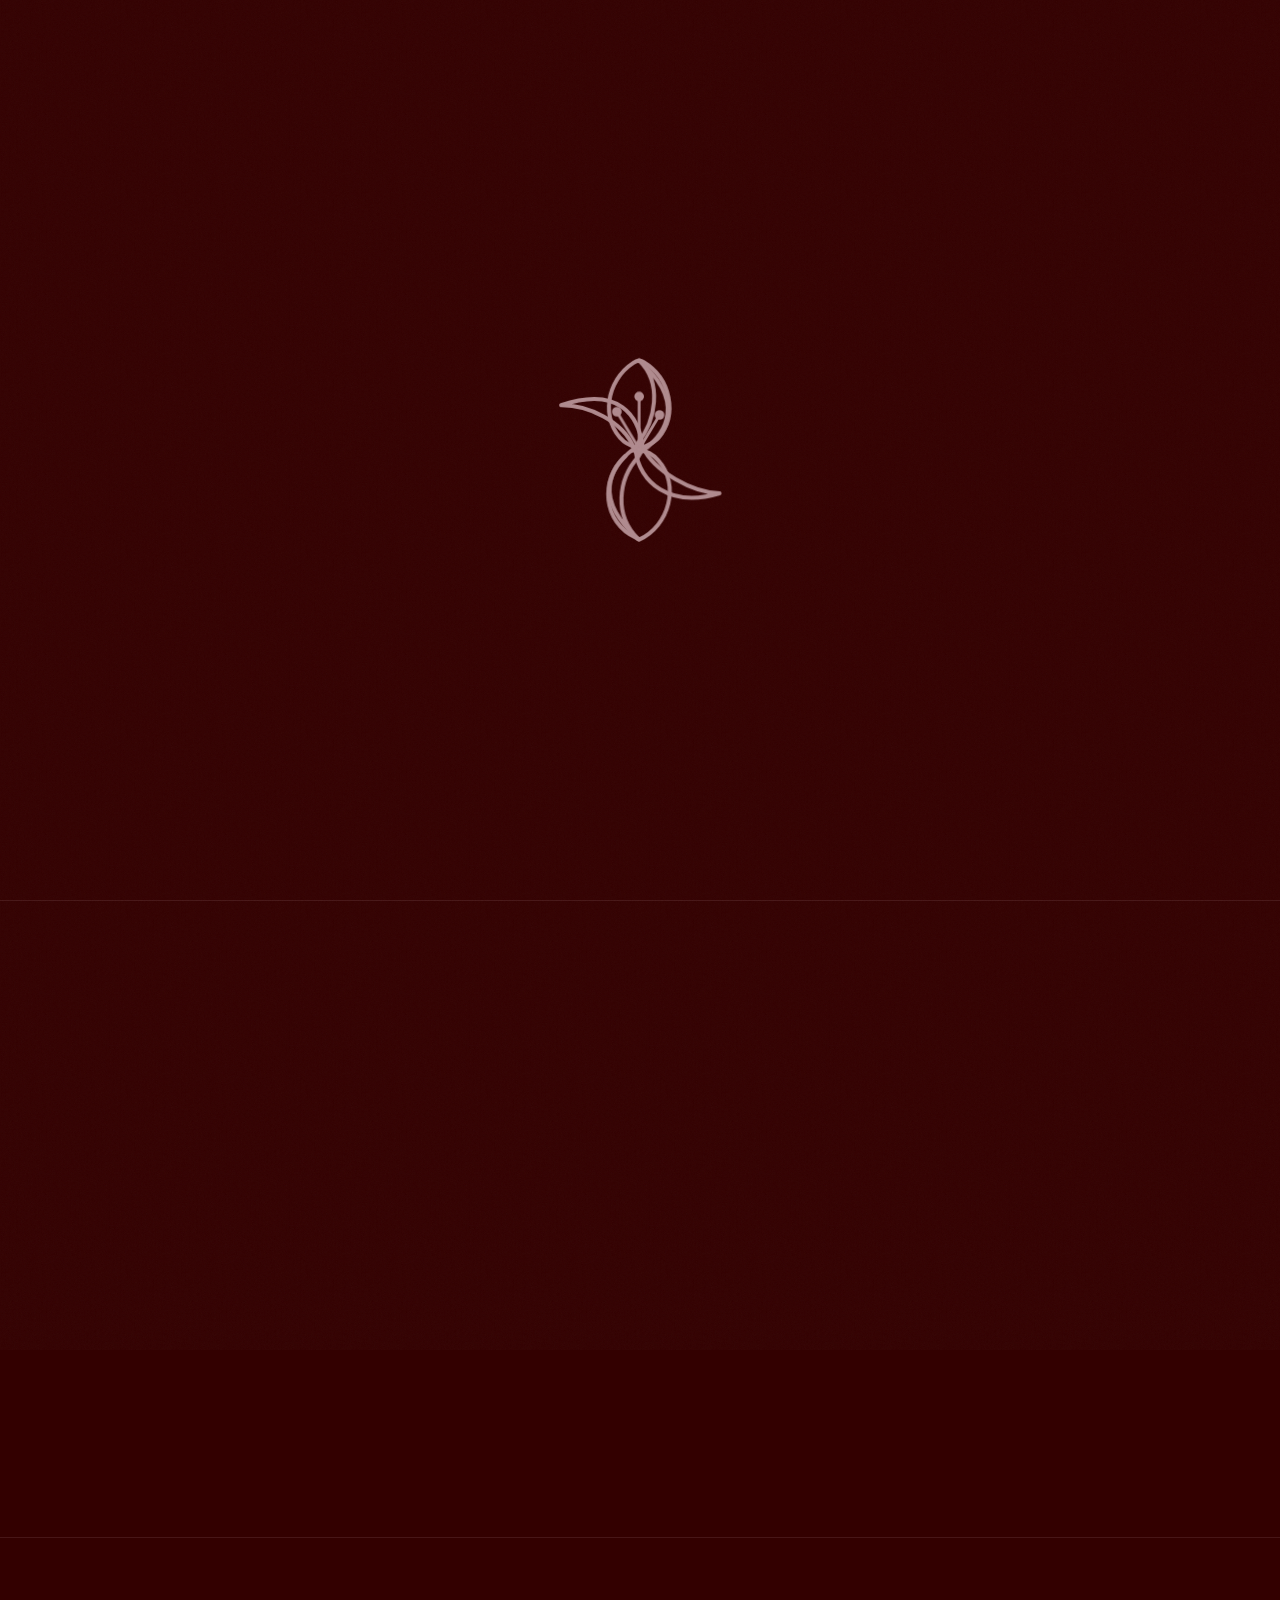
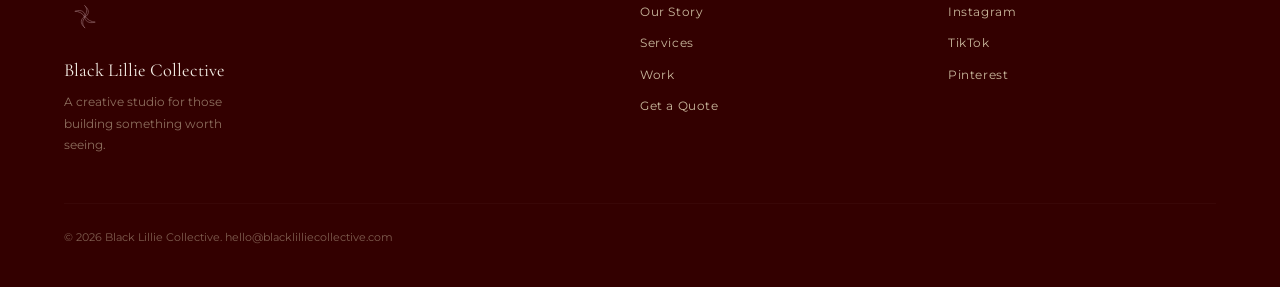
<file: index.html>
<!DOCTYPE html>
<html lang="en">
<head>
<meta charset="UTF-8" />
<meta name="viewport" content="width=device-width, initial-scale=1.0" />
<title>Black Lillie Collective — Creative Studio</title>
<link rel="icon" type="image/svg+xml" href="logo.svg" />
<link rel="preconnect" href="https://fonts.googleapis.com" />
<link rel="preconnect" href="https://fonts.gstatic.com" crossorigin />
<link href="https://fonts.googleapis.com/css2?family=Cormorant+Garamond:ital,wght@0,400;0,500;0,600;1,400;1,500;1,600&family=Montserrat:wght@300;400;500;600&display=swap" rel="stylesheet" />
<style>
:root{
  --cherry:#330000; --onyx:#0F0F0F; --pearl:#C9B79C; --mauve:#B08A8E; --cream:#F4EDE4;
  --display:'Cormorant Garamond',Georgia,serif;
  --body:'Montserrat',sans-serif;
  --nav-h:76px; --max:1280px;
}
*,*::before,*::after{box-sizing:border-box;margin:0;padding:0;}
html{scroll-behavior:smooth;}
body{background:var(--cherry);color:var(--pearl);font-family:var(--body);font-size:15px;line-height:1.7;overflow-x:hidden;-webkit-font-smoothing:antialiased;}
img{display:block;max-width:100%;}
a{color:inherit;text-decoration:none;}
ul{list-style:none;}
button{background:none;border:none;cursor:pointer;font-family:inherit;color:inherit;}
.wrap{max-width:var(--max);margin:0 auto;padding:0 clamp(1.5rem,5vw,5rem);}
.grain{position:fixed;inset:-50%;width:200%;height:200%;pointer-events:none;z-index:9999;opacity:.04;
  background-image:url("data:image/svg+xml,%3Csvg viewBox='0 0 512 512' xmlns='http://www.w3.org/2000/svg'%3E%3Cfilter id='n'%3E%3CfeTurbulence type='fractalNoise' baseFrequency='0.8' numOctaves='4' stitchTiles='stitch'/%3E%3C/filter%3E%3Crect width='100%25' height='100%25' filter='url(%23n)'/%3E%3C/svg%3E");
  background-size:180px 180px;animation:gr .5s steps(2) infinite;}
@keyframes gr{0%{transform:translate(0,0)}25%{transform:translate(-2%,-3%)}50%{transform:translate(3%,2%)}75%{transform:translate(-1%,4%)}100%{transform:translate(2%,-2%)}}
.nav{position:fixed;top:0;left:0;right:0;height:var(--nav-h);z-index:1000;display:flex;align-items:center;justify-content:space-between;
  padding:0 clamp(1.5rem,5vw,5rem);background:transparent;transition:background .4s,border-color .4s;border-bottom:1px solid transparent;}
.nav.scrolled{background:rgba(15,15,15,.92);backdrop-filter:blur(12px);border-bottom:1px solid rgba(176,138,142,.12);}
.nav-mark{width:34px;height:34px;}
.nav-mark svg{width:100%;height:100%;}
.nav-links{display:flex;align-items:center;gap:clamp(1.2rem,2.5vw,2.6rem);}
.nav-links a{font-size:.66rem;font-weight:500;letter-spacing:.14em;text-transform:uppercase;color:var(--pearl);position:relative;transition:color .2s;}
.nav-links a::after{content:'';position:absolute;left:0;bottom:-4px;width:0;height:1px;background:var(--mauve);transition:width .25s;}
.nav-links a:hover{color:var(--cream);}
.nav-links a:hover::after{width:100%;}
.nav-cta{border:1px solid var(--mauve);padding:.5rem 1.3rem;color:var(--mauve)!important;border-radius:1px;transition:all .2s;}
.nav-cta:hover{background:var(--mauve);color:var(--onyx)!important;}
.nav-cta::after{display:none!important;}
.nav-toggle{display:none;width:34px;height:34px;}
.hero{position:relative;min-height:100vh;display:flex;align-items:flex-end;padding:var(--nav-h) 0 clamp(3rem,8vh,7rem);overflow:hidden;}
.hero::before{content:'';position:absolute;inset:0;background:radial-gradient(120% 80% at 15% 0%,rgba(176,138,142,.07),transparent 60%);z-index:0;}
.hero.has-photo::after{content:'';position:absolute;inset:0;background:linear-gradient(180deg,rgba(51,0,0,.55),rgba(51,0,0,.8));z-index:1;}
.lily-stage{position:fixed;inset:0;display:none;align-items:center;justify-content:center;z-index:1200;background:var(--cherry);}
.anim .lily-stage{display:flex;}
.lily-stage svg{width:min(46vw,340px);height:auto;}
.lily-stage .ld{fill:none;stroke:var(--mauve);stroke-linecap:round;stroke-miterlimit:40;opacity:0;}
.lily-stage .ld-dot{fill:var(--mauve);stroke:var(--mauve);}
@keyframes drawIn{from{stroke-dashoffset:var(--len);opacity:1}to{stroke-dashoffset:0;opacity:1}}
@keyframes dotIn{0%{opacity:0;transform:scale(0)}70%{transform:scale(1.35)}100%{opacity:1;transform:scale(1)}}
.ld.go-stroke{opacity:1;stroke-dasharray:var(--len);stroke-dashoffset:var(--len);animation:drawIn .6s cubic-bezier(.4,0,.2,1) forwards;}
.ld.go-dot{transform-origin:center;animation:dotIn .35s cubic-bezier(.34,1.56,.64,1) forwards;}
.lily-stage.lift{opacity:0;transform:scale(1.08);transition:opacity .9s ease,transform .9s ease;pointer-events:none;}
.hero-inner{position:relative;z-index:2;width:100%;}
.kicker{font-size:.68rem;font-weight:600;letter-spacing:.22em;text-transform:uppercase;color:var(--mauve);margin-bottom:clamp(1.5rem,4vh,2.5rem);}
.hero h1{font-family:var(--display);font-weight:500;font-size:clamp(2.9rem,9vw,8rem);line-height:.98;letter-spacing:-.01em;color:var(--cream);max-width:14ch;}
.hero h1 em{font-style:italic;color:var(--mauve);}
.hero-foot{display:flex;align-items:flex-end;justify-content:space-between;gap:2rem;margin-top:clamp(2rem,6vh,3.5rem);flex-wrap:wrap;}
.hero-link{font-size:.72rem;font-weight:600;letter-spacing:.16em;text-transform:uppercase;color:var(--cream);border-bottom:1px solid var(--mauve);padding-bottom:.4rem;transition:color .2s,border-color .2s;}
.hero-link:hover{color:var(--mauve);}
.hero-meta{font-size:.66rem;letter-spacing:.18em;text-transform:uppercase;color:var(--pearl);opacity:.6;}
.r{opacity:0;transform:translateY(26px);transition:opacity .8s ease,transform .8s ease;}
.r.in{opacity:1;transform:none;}
html:not(.anim) .r{opacity:1;transform:none;}
.section{padding:clamp(5rem,12vh,9rem) 0;}
.lede{font-family:var(--display);font-style:italic;font-size:clamp(1.6rem,4vw,3rem);line-height:1.25;color:var(--cream);max-width:18ch;}
.lede em{font-style:italic;color:var(--mauve);}
.label{font-size:.66rem;font-weight:600;letter-spacing:.2em;text-transform:uppercase;color:var(--mauve);}
.body{font-size:.95rem;line-height:1.85;color:var(--pearl);max-width:46ch;}
.arrow{display:inline-block;font-size:.72rem;font-weight:600;letter-spacing:.14em;text-transform:uppercase;color:var(--cream);transition:color .2s;}
.arrow:hover{color:var(--mauve);}
.divide{border-top:1px solid rgba(176,138,142,.16);}
.story-row{display:grid;grid-template-columns:1.1fr .9fr;gap:clamp(2rem,6vw,5rem);align-items:center;}
.story-mark{display:flex;justify-content:flex-end;}
.story-mark svg{width:min(60%,260px);height:auto;opacity:.16;}
.story-mark svg .ld{fill:none;stroke:var(--cream);stroke-width:9px;stroke-linecap:round;}
.story-photo{width:100%;aspect-ratio:3/4;object-fit:cover;border:1px solid rgba(176,138,142,.2);}
.work-head{display:flex;align-items:baseline;justify-content:space-between;gap:2rem;margin-bottom:clamp(2.5rem,6vh,4rem);flex-wrap:wrap;}
.work-head h2,.section h2{font-family:var(--display);font-weight:500;font-size:clamp(2.2rem,6vw,4.5rem);line-height:1;color:var(--cream);letter-spacing:-.01em;}
.deck{position:relative;height:clamp(280px,38vw,420px);}
.card{position:absolute;top:8%;width:clamp(220px,30vw,360px);aspect-ratio:4/3;background:linear-gradient(150deg,#1c0303,#0c0c0c);background-size:cover;background-position:center;border:1px solid rgba(176,138,142,.22);
  display:flex;align-items:flex-end;padding:1.4rem;transition:transform .45s cubic-bezier(.4,0,.2,1),box-shadow .45s;box-shadow:0 10px 36px rgba(0,0,0,.5);cursor:pointer;}
.card .ct{font-size:.62rem;font-weight:600;letter-spacing:.16em;text-transform:uppercase;color:var(--cream);position:relative;z-index:2;text-shadow:0 1px 8px rgba(0,0,0,.6);}
.card.a{left:0;transform:rotate(-6deg);z-index:1;}
.card.b{left:34%;transform:rotate(1deg) translateY(-26px);z-index:2;}
.card.c{right:0;transform:rotate(7deg);z-index:3;}
.deck:hover .card.a{transform:rotate(-9deg) translateY(-10px);}
.deck:hover .card.b{transform:rotate(1deg) translateY(-42px);box-shadow:0 22px 54px rgba(0,0,0,.6);}
.deck:hover .card.c{transform:rotate(10deg) translateY(-10px);}
.svc-list{margin-top:clamp(2rem,5vh,3rem);}
.svc-line{display:grid;grid-template-columns:auto 1fr auto;gap:1.5rem;align-items:baseline;padding:1.6rem 0;border-top:1px solid rgba(176,138,142,.16);transition:padding-left .25s;}
.svc-line:last-child{border-bottom:1px solid rgba(176,138,142,.16);}
.svc-line:hover{padding-left:.6rem;}
.svc-line .n{font-family:var(--display);font-style:italic;font-size:1rem;color:var(--mauve);opacity:.6;}
.svc-line .nm{font-family:var(--display);font-size:clamp(1.5rem,3.5vw,2.4rem);color:var(--cream);transition:color .2s;}
.svc-line:hover .nm{color:var(--mauve);}
.svc-line .ar{font-size:1.1rem;color:var(--mauve);transition:transform .2s;}
.svc-line:hover .ar{transform:translateX(8px);}
.cta{padding:clamp(5rem,12vh,9rem) 0;border-top:1px solid rgba(176,138,142,.16);}
.cta h2{font-family:var(--display);font-weight:500;font-size:clamp(2.4rem,7vw,5.5rem);line-height:1;color:var(--cream);max-width:16ch;}
.cta h2 em{font-style:italic;color:var(--mauve);}
.cta-btn{display:inline-block;margin-top:2.5rem;background:var(--mauve);color:var(--onyx);font-size:.72rem;font-weight:600;letter-spacing:.16em;text-transform:uppercase;padding:1rem 2.4rem;border-radius:1px;transition:all .25s;}
.cta-btn:hover{background:var(--cream);transform:translateY(-2px);}
.footer{border-top:1px solid rgba(176,138,142,.14);padding:clamp(3rem,8vh,5rem) 0 2.5rem;}
.foot-top{display:grid;grid-template-columns:2fr 1fr 1fr;gap:2.5rem;}
.foot-mark{width:42px;margin-bottom:1rem;opacity:.7;}
.foot-name{font-family:var(--display);font-size:1.15rem;color:var(--cream);}
.foot-tag{font-size:.78rem;opacity:.6;max-width:24ch;margin-top:.3rem;}
.foot-col a{display:block;font-size:.74rem;letter-spacing:.05em;color:var(--pearl);margin-bottom:.7rem;transition:color .2s;}
.foot-col a:hover{color:var(--mauve);}
.foot-copy{margin-top:3rem;padding-top:1.5rem;border-top:1px solid rgba(176,138,142,.1);font-size:.7rem;opacity:.5;}
.foot-copy a{color:inherit;}
@media(max-width:820px){
  .nav-links{display:none;position:fixed;top:var(--nav-h);left:0;right:0;flex-direction:column;gap:1.4rem;padding:2rem;background:rgba(15,15,15,.98);border-bottom:1px solid rgba(176,138,142,.15);}
  .nav-links.open{display:flex;}
  .nav-toggle{display:block;}
  .story-row{grid-template-columns:1fr;gap:2.5rem;}
  .story-mark{justify-content:flex-start;order:-1;}
  .foot-top{grid-template-columns:1fr 1fr;}
  .foot-brand{grid-column:1/-1;}
}
@media(max-width:560px){
  .deck{height:auto;display:flex;flex-direction:column;gap:1rem;}
  .card{position:relative;left:auto!important;right:auto!important;width:100%;transform:none!important;top:0;}
  .foot-top{grid-template-columns:1fr;}
}
</style>
</head>
<body>
<div class="grain"></div>

<div class="lily-stage" id="lilyStage" aria-hidden="true">
  <svg viewBox="0 0 841.89 595.28" id="lilySvg" xmlns="http://www.w3.org/2000/svg">
    <line class="ld" stroke-width="7" x1="424.71" y1="284.77" x2="464.09" y2="219.13"/>
    <line class="ld" stroke-width="7" x1="418.82" y1="294.58" x2="367.14" y2="208.44"/>
    <line class="ld" stroke-width="7" x1="418.82" y1="294.58" x2="418.82" y2="174.58"/>
    <circle class="ld ld-dot" stroke-width="8" cx="418.82" cy="164.58" r="8"/>
    <circle class="ld ld-dot" stroke-width="8" cx="469.33" cy="210.4" r="8"/>
    <circle class="ld ld-dot" stroke-width="8" cx="363.52" cy="202.4" r="8"/>
    <path class="ld" stroke-width="10" d="M225.73,186.02c66.28-.43,153.09,39.28,179.43,104.9l10,17.32,12.32-18.66c-9.02-75.62-56.85-152.58-201.75-103.56Z"/>
    <path class="ld" stroke-width="10" d="M617.66,404.36c-67.57-2.5-161.71-53.61-190.17-114.78l-5-8.66-12.32,18.66c9.02,75.62,83.02,142.63,207.49,104.78Z"/>
    <path class="ld" stroke-width="10" d="M416.22,517.41c-59.28-57.32-50.98-146.67.64-204.16l10-17.32s0,0-22.32-1.34c-60,46-100.29,122.78,11.68,222.82Z"/>
    <path class="ld" stroke-width="10" d="M418.56,75.03c59.28,57.32,40.26,150.26-3.4,205.88l-10,17.32,22.32,1.34c60.98-45.62,105.98-123.56-8.92-224.54Z"/>
    <path class="ld" stroke-width="10" d="M418.73,76.02c-4.88-.05-9.94,2.44-14.13,5.25-67.82,43.8-83.01,141.36-24.35,194.05,7.82,5.76,17.09,9.82,24.99,13.94,6.89,3.38,9.89,5.2,13.54,6.75.21,0,.33-.04.55-.14,1.58-.75,2.51-1.28,5.27-2.65,13.93-7.51,31.14-13.69,41.99-26.33,48.1-57.83,30.02-147.45-37.4-187.95-3.35-1.81-6.8-2.92-10.26-2.93h-.19Z"/>
    <path class="ld" stroke-width="10" d="M384.19,312.37c-63.22,58.25-55.59,163.61,26.64,201.75,2.73,1.27,7.93,5.01,7.93,5.01,75.72-35.04,100.8-136.54,47.88-195.69-4.85-5.56-14.85-14.68-21.51-17.93-7.48-3.77-20.2-7.86-26.29-10.92"/>
  </svg>
</div>

<nav class="nav" id="nav">
  <a href="index.html" class="nav-mark" aria-label="BLC Home">
    <svg viewBox="0 0 841.89 595.28" xmlns="http://www.w3.org/2000/svg">
      <g fill="none" stroke="#B08A8E" stroke-width="14" stroke-linecap="round">
        <path d="M418.56,75c59,57,40,150-3.4,206l-10,17,22,1.3c61-46,106-124-8.9-224Z"/>
        <path d="M416.22,517c-59-57-51-147,.6-204l10-17s0,0-22-1.3c-60,46-100,123,12,223Z"/>
        <path d="M225.73,186c66-.4,153,39,179,105l10,17,12-19c-9-76-57-153-202-104Z"/>
        <path d="M617.66,404c-68-2.5-162-54-190-115l-5-8.7-12,19c9,76,83,143,207,105Z"/>
      </g>
    </svg>
  </a>
  <button class="nav-toggle" id="navToggle" aria-label="Menu">
    <svg viewBox="0 0 841.89 595.28" xmlns="http://www.w3.org/2000/svg"><g fill="none" stroke="#B08A8E" stroke-width="16" stroke-linecap="round"><path d="M418.56,75c59,57,40,150-3.4,206l-10,17,22,1.3c61-46,106-124-8.9-224Z"/><path d="M416.22,517c-59-57-51-147,.6-204l10-17s0,0-22-1.3c-60,46-100,123,12,223Z"/></g></svg>
  </button>
  <ul class="nav-links" id="navLinks">
    <li><a href="story.html">Our Story</a></li>
    <li><a href="services.html">Services</a></li>
    <li><a href="work.html">Work</a></li>
    <li><a href="quote.html" class="nav-cta">Get a Quote</a></li>
  </ul>
</nav>

<section class="hero" id="hero">
  <div class="wrap hero-inner">
    <p class="kicker r" data-blc="heroKicker">Black Lillie Collective — Creative Studio &middot; DFW</p>
    <h1 class="r" data-blc="heroHeadline">A creative studio for those building <em>something worth seeing.</em></h1>
    <div class="hero-foot r">
      <a href="work.html" class="hero-link" data-blc="heroLink">See the Work &rarr;</a>
      <span class="hero-meta" data-blc="heroMeta">Est. 2026 &middot; Fort Worth / Everywhere</span>
    </div>
  </div>
</section>

<section class="section divide">
  <div class="wrap">
    <p class="lede r" data-blc="statement">We build brands for the long game — <em>not the algorithm.</em> Editorial precision, cultural fluency, and a refusal to be forgettable.</p>
  </div>
</section>

<section class="section divide">
  <div class="wrap story-row">
    <div>
      <p class="label r" data-blc="storyLabel" style="margin-bottom:1.5rem;">The Studio</p>
      <p class="body r" data-blc="storyBody" style="margin-bottom:1.5rem;">Black Lillie Collective is a luxury creative studio rooted in DFW and reaching everywhere. We work with brands who refuse to blend in — and build the visuals, strategy, and content to prove it.</p>
      <a href="story.html" class="arrow r" data-blc="storyLink">Our Story &rarr;</a>
    </div>
    <div class="story-mark r" id="storyVisual">
      <svg viewBox="0 0 841.89 595.28" xmlns="http://www.w3.org/2000/svg">
        <g class="ld" stroke-linecap="round">
          <path d="M418.56,75c59,57,40,150-3.4,206l-10,17,22,1.3c61-46,106-124-8.9-224Z"/>
          <path d="M416.22,517c-59-57-51-147,.6-204l10-17s0,0-22-1.3c-60,46-100,123,12,223Z"/>
          <path d="M225.73,186c66-.4,153,39,179,105l10,17,12-19c-9-76-57-153-202-104Z"/>
          <path d="M617.66,404c-68-2.5-162-54-190-115l-5-8.7-12,19c9,76,83,143,207,105Z"/>
        </g>
      </svg>
    </div>
  </div>
</section>

<section class="section divide">
  <div class="wrap">
    <div class="work-head">
      <h2 class="r" data-blc="workHeading">Selected|Work</h2>
      <a href="work.html" class="arrow r" data-blc="workLink">See All &rarr;</a>
    </div>
    <div class="deck r">
      <a href="work.html" class="card a" data-blc-img="work1Photo"><span class="ct" data-blc="work1Label">Events &amp; Coverage</span></a>
      <a href="work.html" class="card b" data-blc-img="work2Photo"><span class="ct" data-blc="work2Label">Brand Strategy</span></a>
      <a href="work.html" class="card c" data-blc-img="work3Photo"><span class="ct" data-blc="work3Label">Print &amp; Design</span></a>
    </div>
  </div>
</section>

<section class="section divide">
  <div class="wrap">
    <h2 class="r" data-blc="servicesHeading">What We Do</h2>
    <div class="svc-list">
      <a href="services.html#print" class="svc-line r"><span class="n">01</span><span class="nm" data-blc="svc1">Print &amp; Design</span><span class="ar">&rarr;</span></a>
      <a href="services.html#ugc" class="svc-line r"><span class="n">02</span><span class="nm" data-blc="svc2">UGC Creation</span><span class="ar">&rarr;</span></a>
      <a href="services.html#social" class="svc-line r"><span class="n">03</span><span class="nm" data-blc="svc3">Social Media Management</span><span class="ar">&rarr;</span></a>
      <a href="services.html#brand" class="svc-line r"><span class="n">04</span><span class="nm" data-blc="svc4">Brand &amp; Creative Strategy</span><span class="ar">&rarr;</span></a>
      <a href="services.html#events" class="svc-line r"><span class="n">05</span><span class="nm" data-blc="svc5">Events &amp; Coverage</span><span class="ar">&rarr;</span></a>
    </div>
  </div>
</section>

<section class="cta">
  <div class="wrap">
    <h2 class="r" data-blc="ctaHeading">Ready to build something <em>worth seeing?</em></h2>
    <a href="quote.html" class="cta-btn r" data-blc="ctaButton">Get a Quote &rarr;</a>
  </div>
</section>

<footer class="footer">
  <div class="wrap">
    <div class="foot-top">
      <div class="foot-brand">
        <div class="foot-mark">
          <svg viewBox="0 0 841.89 595.28" xmlns="http://www.w3.org/2000/svg"><g fill="none" stroke="#B08A8E" stroke-width="14" stroke-linecap="round"><path d="M418.56,75c59,57,40,150-3.4,206l-10,17,22,1.3c61-46,106-124-8.9-224Z"/><path d="M416.22,517c-59-57-51-147,.6-204l10-17s0,0-22-1.3c-60,46-100,123,12,223Z"/><path d="M225.73,186c66-.4,153,39,179,105l10,17,12-19c-9-76-57-153-202-104Z"/><path d="M617.66,404c-68-2.5-162-54-190-115l-5-8.7-12,19c9,76,83,143,207,105Z"/></g></svg>
        </div>
        <p class="foot-name" data-blc="footerName">Black Lillie Collective</p>
        <p class="foot-tag" data-blc="footerTagline">A creative studio for those building something worth seeing.</p>
      </div>
      <div class="foot-col">
        <a href="story.html">Our Story</a>
        <a href="services.html">Services</a>
        <a href="work.html">Work</a>
        <a href="quote.html">Get a Quote</a>
      </div>
      <div class="foot-col">
        <a href="https://instagram.com/blacklillieco" target="_blank" rel="noopener">Instagram</a>
        <a href="https://tiktok.com/@blacklillieco" target="_blank" rel="noopener">TikTok</a>
        <a href="https://pinterest.com/blacklilliecollective" target="_blank" rel="noopener">Pinterest</a>
      </div>
    </div>
    <p class="foot-copy">&copy; 2026 Black Lillie Collective. <a href="mailto:hello@blacklilliecollective.com">hello@blacklilliecollective.com</a></p>
  </div>
</footer>

<!-- YOUR WORDS & PHOTOS LIVE IN content.js -->
<script src="content.js"></script>
<script>
(function(){
  // ---- apply your words & photos from content.js (if present) ----
  function fmt(s){ return String(s).replace(/\*([^*]+)\*/g,'<em>$1</em>').replace(/\|/g,'<br>'); }
  var C = window.BLC || null;
  if (C){
    document.querySelectorAll('[data-blc]').forEach(function(el){
      var k = el.getAttribute('data-blc');
      if (C[k] != null && C[k] !== '') el.innerHTML = fmt(C[k]);
    });
    document.querySelectorAll('[data-blc-img]').forEach(function(el){
      var k = el.getAttribute('data-blc-img');
      if (C[k]) el.style.backgroundImage = "linear-gradient(rgba(0,0,0,.15),rgba(0,0,0,.45)), url('"+C[k]+"')";
    });
    // optional hero background photo
    if (C.heroPhoto){
      var hero=document.getElementById('hero');
      hero.classList.add('has-photo');
      hero.style.backgroundImage="url('"+C.heroPhoto+"')";
      hero.style.backgroundSize="cover";
      hero.style.backgroundPosition="center";
    }
    // optional story photo (replaces the faint lily)
    if (C.storyPhoto){
      var sv=document.getElementById('storyVisual');
      sv.innerHTML="<img class='story-photo' src='"+C.storyPhoto+"' alt='' />";
    }
  }

  // ---- intro animation (robust: never leaves page blank) ----
  var reduced = window.matchMedia && window.matchMedia('(prefers-reduced-motion:reduce)').matches;
  var stage = document.getElementById('lilyStage');
  var svg   = document.getElementById('lilySvg');
  var seen = false;
  try { seen = sessionStorage.getItem('blc_intro') === '1'; } catch(e){}

  function revealContent(){
    var io = new IntersectionObserver(function(ents){
      ents.forEach(function(en){ if(en.isIntersecting){ en.target.classList.add('in'); io.unobserve(en.target);} });
    },{threshold:.12});
    document.querySelectorAll('.r').forEach(function(el){ io.observe(el); });
    document.querySelectorAll('.hero .r').forEach(function(el,i){ setTimeout(function(){el.classList.add('in');}, 60*i); });
  }
  function runIntro(){
    document.documentElement.classList.add('anim');
    var nodes = svg.querySelectorAll('.ld');
    var seq=[{i:0,t:'s',d:150},{i:1,t:'s',d:340},{i:2,t:'s',d:500},{i:3,t:'d',d:720},{i:4,t:'d',d:830},{i:5,t:'d',d:940},{i:6,t:'s',d:1100},{i:7,t:'s',d:1480},{i:8,t:'s',d:1860},{i:9,t:'s',d:2220},{i:10,t:'s',d:2540},{i:11,t:'s',d:2860}];
    seq.forEach(function(o){var el=nodes[o.i];if(!el)return;setTimeout(function(){if(o.t==='s'){var len=300;try{len=el.getTotalLength();}catch(e){}el.style.setProperty('--len',len);el.classList.add('go-stroke');}else{el.classList.add('go-dot');}},o.d);});
    setTimeout(function(){stage.classList.add('lift');revealContent();},3500);
    setTimeout(function(){stage.style.display='none';document.documentElement.classList.remove('anim');},4500);
    try{sessionStorage.setItem('blc_intro','1');}catch(e){}
  }
  var nav=document.getElementById('nav');
  window.addEventListener('scroll',function(){nav.classList.toggle('scrolled',window.scrollY>40);},{passive:true});
  var tg=document.getElementById('navToggle'),nl=document.getElementById('navLinks');
  if(tg&&nl){tg.addEventListener('click',function(){nl.classList.toggle('open');});nl.querySelectorAll('a').forEach(function(a){a.addEventListener('click',function(){nl.classList.remove('open');});});}

  if(reduced||seen){revealContent();} else {runIntro();}
})();
</script>
</body>
</html>
</file>
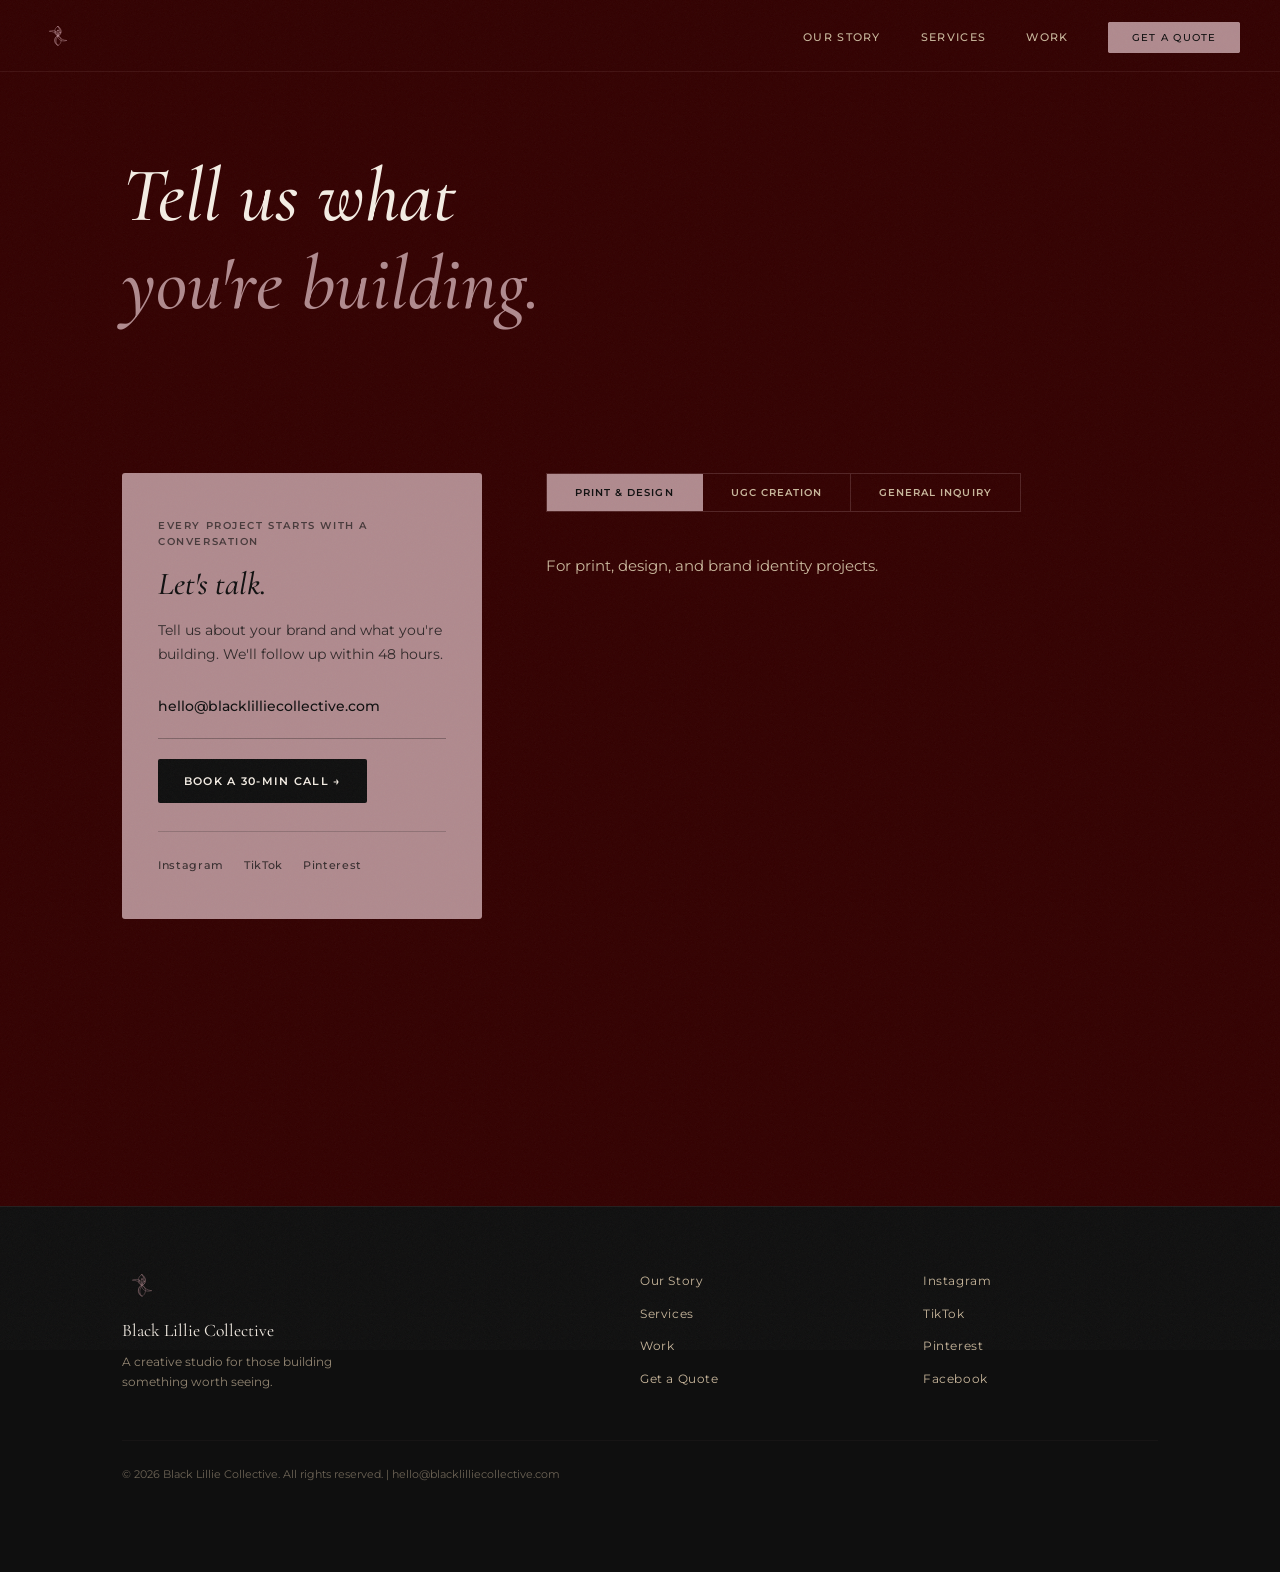
<file: quote.html>
<!DOCTYPE html>
<html lang="en">
<head>
  <meta charset="UTF-8" />
  <meta name="viewport" content="width=device-width, initial-scale=1.0" />
  <title>Get a Quote — Black Lillie Collective</title>
  <link rel="icon" type="image/svg+xml" href="logo.svg" />
  <link rel="preconnect" href="https://fonts.googleapis.com" />
  <link rel="preconnect" href="https://fonts.gstatic.com" crossorigin />
  <link href="https://fonts.googleapis.com/css2?family=Cormorant+Garamond:ital,wght@0,400;0,500;1,400;1,500;1,600&family=Montserrat:wght@300;400;500;600&display=swap" rel="stylesheet" />
  <link rel="stylesheet" href="style.css" />
</head>
<body>
  <div class="grain"></div>

  <nav class="nav" id="nav">
    <a href="index.html" class="nav-logo"><img src="logo.svg" alt="BLC" class="nav-logo-img" /></a>
    <button class="nav-toggle" id="navToggle" aria-label="Open menu">
      <img src="logo.svg" alt="menu" class="nav-toggle-lily" />
    </button>
    <ul class="nav-links" id="navLinks">
      <li><a href="story.html">Our Story</a></li>
      <li><a href="services.html">Services</a></li>
      <li><a href="work.html">Work</a></li>
      <li><a href="quote.html" class="nav-cta active">Get a Quote</a></li>
    </ul>
  </nav>

  <section class="page-hero section-pad">
    <div class="container">
      <h1 class="reveal">Tell us what<br/><em>you're building.</em></h1>
    </div>
  </section>

  <section class="quote-section section-pad">
    <div class="container quote-layout">

      <!-- LEFT: PINK CONTACT BOX -->
      <aside class="quote-aside reveal">
        <div class="pink-box">
          <p class="pink-box-label">Every project starts with a conversation</p>
          <h3>Let's talk.</h3>
          <p class="pink-box-copy">Tell us about your brand and what you're building. We'll follow up within 48 hours.</p>
          <a href="mailto:madison@blacklilliecollective.com" class="pink-box-email">hello@blacklilliecollective.com</a>
          <a href="https://calendly.com/madison-blacklilliecollective/30min" target="_blank" rel="noopener" class="pink-box-btn">Book a 30-Min Call →</a>
          <div class="pink-box-social">
            <a href="https://instagram.com/blacklillieco" target="_blank" rel="noopener">Instagram</a>
            <a href="https://tiktok.com/@blacklillieco" target="_blank" rel="noopener">TikTok</a>
            <a href="https://pinterest.com/blacklilliecollective" target="_blank" rel="noopener">Pinterest</a>
          </div>
        </div>
      </aside>

      <!-- RIGHT: FORMS -->
      <div class="quote-main">
        <div class="quote-tabs reveal">
          <button class="quote-tab active" data-form="print">Print &amp; Design</button>
          <button class="quote-tab" data-form="ugc">UGC Creation</button>
          <button class="quote-tab" data-form="inquiry">General Inquiry</button>
        </div>

        <div class="quote-form-wrap active" id="formPrint">
          <p class="body-copy reveal" style="margin-bottom:1.5rem;">For print, design, and brand identity projects.</p>
          <div class="tally-wrap reveal">
            <iframe data-tally-src="https://tally.so/embed/68W67o?alignLeft=1&hideTitle=1&transparentBackground=1&dynamicHeight=1" loading="lazy" width="100%" height="500" frameborder="0" marginheight="0" marginwidth="0" title="Print and Design Quote" style="border:none;"></iframe>
          </div>
        </div>

        <div class="quote-form-wrap" id="formUgc">
          <p class="body-copy reveal" style="margin-bottom:1.5rem;">For UGC and branded content packages.</p>
          <div class="tally-wrap reveal">
            <iframe data-tally-src="https://tally.so/embed/68W62o?alignLeft=1&hideTitle=1&transparentBackground=1&dynamicHeight=1" loading="lazy" width="100%" height="500" frameborder="0" marginheight="0" marginwidth="0" title="UGC Creation Quote" style="border:none;"></iframe>
          </div>
        </div>

        <div class="quote-form-wrap" id="formInquiry">
          <p class="body-copy reveal" style="margin-bottom:1.5rem;">For social management, brand strategy, events, or anything else.</p>
          <div class="tally-wrap reveal">
            <iframe data-tally-src="https://tally.so/embed/jaJ8bR?alignLeft=1&hideTitle=1&transparentBackground=1&dynamicHeight=1" loading="lazy" width="100%" height="700" frameborder="0" marginheight="0" marginwidth="0" title="BLC Inquiry" style="border:none;"></iframe>
          </div>
        </div>
      </div>

    </div>
  </section>

  <footer class="footer">
    <div class="container footer-inner">
      <div class="footer-logo">
        <img src="logo.svg" alt="BLC" class="footer-lily" />
        <p class="footer-name">Black Lillie Collective</p>
        <p class="footer-tagline">A creative studio for those building something worth seeing.</p>
      </div>
      <nav class="footer-nav">
        <a href="story.html">Our Story</a>
        <a href="services.html">Services</a>
        <a href="work.html">Work</a>
        <a href="quote.html">Get a Quote</a>
      </nav>
      <div class="footer-social">
        <a href="https://instagram.com/blacklillieco" target="_blank" rel="noopener">Instagram</a>
        <a href="https://tiktok.com/@blacklillieco" target="_blank" rel="noopener">TikTok</a>
        <a href="https://pinterest.com/blacklilliecollective" target="_blank" rel="noopener">Pinterest</a>
        <a href="https://facebook.com/blacklilliecollective" target="_blank" rel="noopener">Facebook</a>
      </div>
      <p class="footer-copy">© 2026 Black Lillie Collective. All rights reserved. | <a href="mailto:madison@blacklilliecollective.com">hello@blacklilliecollective.com</a></p>
    </div>
  </footer>

  <script src="https://tally.so/widgets/embed.js"></script>
  <script src="main.js"></script>
</body>
</html>
</file>
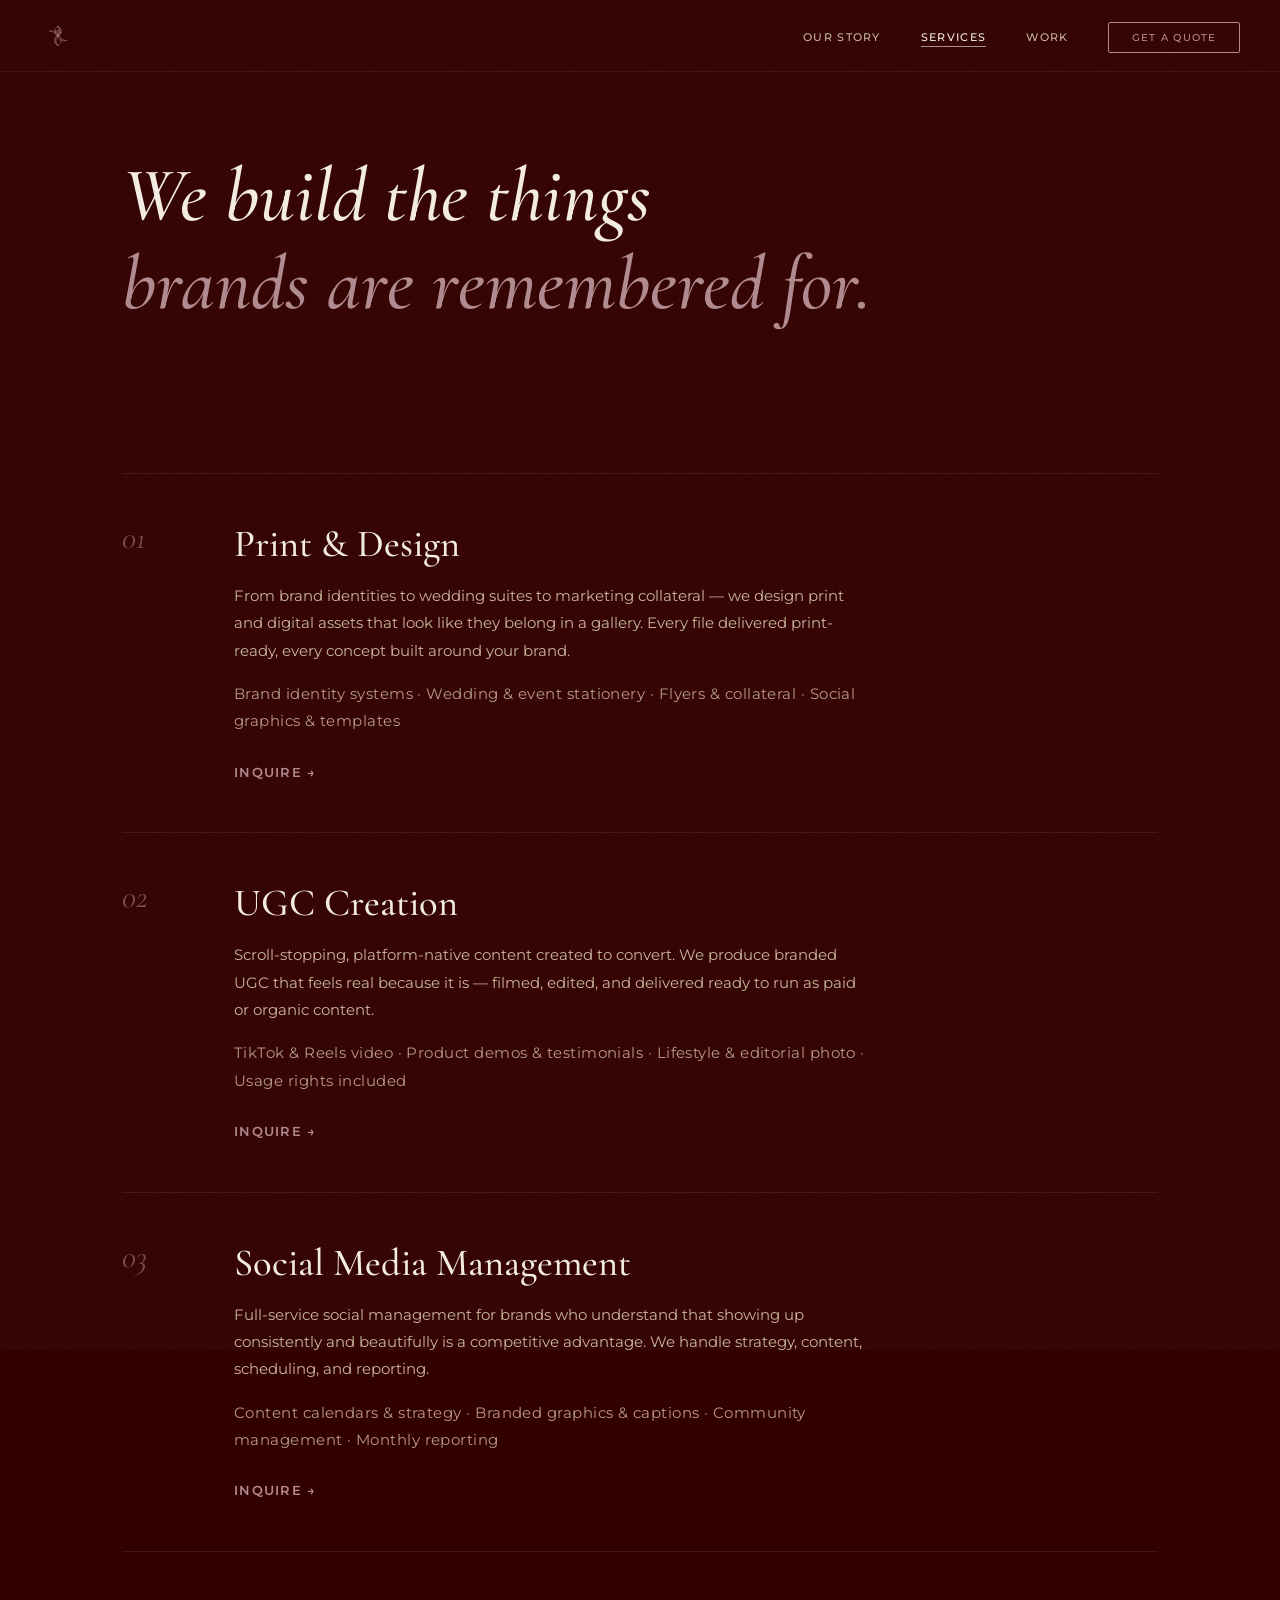
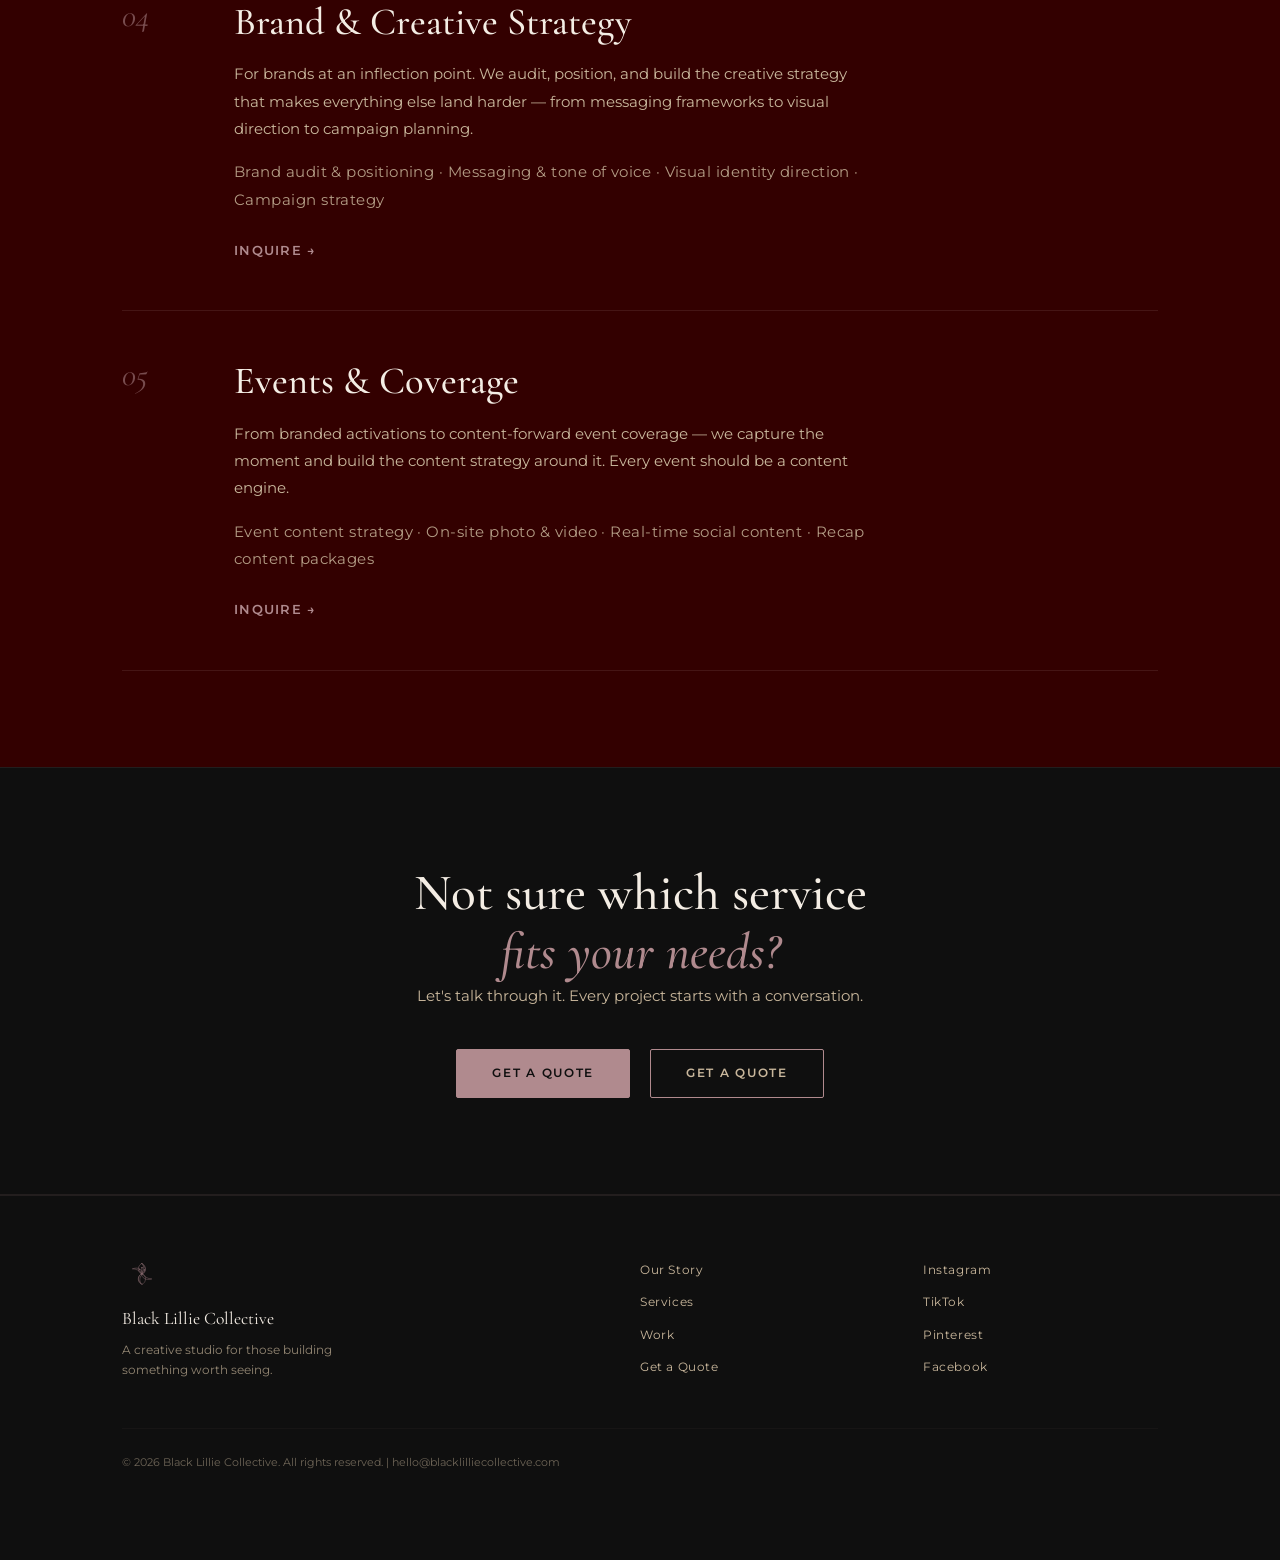
<file: services.html>
<!DOCTYPE html>
<html lang="en">
<head>
  <meta charset="UTF-8" />
  <meta name="viewport" content="width=device-width, initial-scale=1.0" />
  <title>Services — Black Lillie Collective</title>
  <link rel="icon" type="image/svg+xml" href="logo.svg" />
  <link rel="preconnect" href="https://fonts.googleapis.com" />
  <link rel="preconnect" href="https://fonts.gstatic.com" crossorigin />
  <link href="https://fonts.googleapis.com/css2?family=Cormorant+Garamond:ital,wght@0,400;0,500;1,400;1,500;1,600&family=Montserrat:wght@300;400;500;600&display=swap" rel="stylesheet" />
  <link rel="stylesheet" href="style.css" />
</head>
<body>
  <div class="grain"></div>

  <nav class="nav" id="nav">
    <a href="index.html" class="nav-logo"><img src="logo.svg" alt="BLC" class="nav-logo-img" /></a>
    <button class="nav-toggle" id="navToggle" aria-label="Open menu">
      <img src="logo.svg" alt="menu" class="nav-toggle-lily" />
    </button>
    <ul class="nav-links" id="navLinks">
      <li><a href="story.html">Our Story</a></li>
      <li><a href="services.html" class="active">Services</a></li>
      <li><a href="work.html">Work</a></li>      <li><a href="quote.html" class="nav-cta">Get a Quote</a></li>
    </ul>
  </nav>

  <section class="page-hero section-pad">
    <div class="container">      <h1 class="reveal">We build the things<br/><em>brands are remembered for.</em></h1>
    </div>
  </section>

  <!-- SERVICES — editorial list -->
  <section class="services-section section-pad">
    <div class="container">

      <div class="svc reveal" id="print">
        <span class="svc-num">01</span>
        <div class="svc-body">
          <h2>Print &amp; Design</h2>
          <p>From brand identities to wedding suites to marketing collateral — we design print and digital assets that look like they belong in a gallery. Every file delivered print-ready, every concept built around your brand.</p>
          <p class="svc-meta">Brand identity systems · Wedding &amp; event stationery · Flyers &amp; collateral · Social graphics &amp; templates</p>
          <a href="quote.html" class="link-arrow">Inquire →</a>
        </div>
      </div>

      <div class="svc reveal" id="ugc">
        <span class="svc-num">02</span>
        <div class="svc-body">
          <h2>UGC Creation</h2>
          <p>Scroll-stopping, platform-native content created to convert. We produce branded UGC that feels real because it is — filmed, edited, and delivered ready to run as paid or organic content.</p>
          <p class="svc-meta">TikTok &amp; Reels video · Product demos &amp; testimonials · Lifestyle &amp; editorial photo · Usage rights included</p>
          <a href="quote.html" class="link-arrow">Inquire →</a>
        </div>
      </div>

      <div class="svc reveal" id="social">
        <span class="svc-num">03</span>
        <div class="svc-body">
          <h2>Social Media Management</h2>
          <p>Full-service social management for brands who understand that showing up consistently and beautifully is a competitive advantage. We handle strategy, content, scheduling, and reporting.</p>
          <p class="svc-meta">Content calendars &amp; strategy · Branded graphics &amp; captions · Community management · Monthly reporting</p>
          <a href="quote.html" class="link-arrow">Inquire →</a>
        </div>
      </div>

      <div class="svc reveal" id="brand">
        <span class="svc-num">04</span>
        <div class="svc-body">
          <h2>Brand &amp; Creative Strategy</h2>
          <p>For brands at an inflection point. We audit, position, and build the creative strategy that makes everything else land harder — from messaging frameworks to visual direction to campaign planning.</p>
          <p class="svc-meta">Brand audit &amp; positioning · Messaging &amp; tone of voice · Visual identity direction · Campaign strategy</p>
          <a href="quote.html" class="link-arrow">Inquire →</a>
        </div>
      </div>

      <div class="svc reveal" id="events">
        <span class="svc-num">05</span>
        <div class="svc-body">
          <h2>Events &amp; Coverage</h2>
          <p>From branded activations to content-forward event coverage — we capture the moment and build the content strategy around it. Every event should be a content engine.</p>
          <p class="svc-meta">Event content strategy · On-site photo &amp; video · Real-time social content · Recap content packages</p>
          <a href="quote.html" class="link-arrow">Inquire →</a>
        </div>
      </div>

    </div>
  </section>

  <section class="cta-banner section-pad">
    <div class="container text-center reveal">
      <h2>Not sure which service<br/><em>fits your needs?</em></h2>
      <p class="body-copy" style="max-width:480px;margin:0 auto 2.5rem;">Let's talk through it. Every project starts with a conversation.</p>
      <div class="cta-pair">
        <a href="quote.html" class="btn-primary">Get a Quote</a>
        <a href="quote.html" class="btn-outline">Get a Quote</a>
      </div>
    </div>
  </section>

  <footer class="footer">
    <div class="container footer-inner">
      <div class="footer-logo">
        <img src="logo.svg" alt="BLC" class="footer-lily" />
        <p class="footer-name">Black Lillie Collective</p>
        <p class="footer-tagline">A creative studio for those building something worth seeing.</p>
      </div>
      <nav class="footer-nav">
        <a href="story.html">Our Story</a>
        <a href="services.html">Services</a>
        <a href="work.html">Work</a>
        <a href="quote.html">Get a Quote</a>      </nav>
      <div class="footer-social">
        <a href="https://instagram.com/blacklillieco" target="_blank" rel="noopener">Instagram</a>
        <a href="https://tiktok.com/@blacklillieco" target="_blank" rel="noopener">TikTok</a>
        <a href="https://pinterest.com/blacklilliecollective" target="_blank" rel="noopener">Pinterest</a>
        <a href="https://facebook.com/blacklilliecollective" target="_blank" rel="noopener">Facebook</a>
      </div>
      <p class="footer-copy">© 2026 Black Lillie Collective. All rights reserved. | <a href="mailto:madison@blacklilliecollective.com">hello@blacklilliecollective.com</a></p>
    </div>
  </footer>
  <script src="main.js"></script>
</body>
</html>
</file>
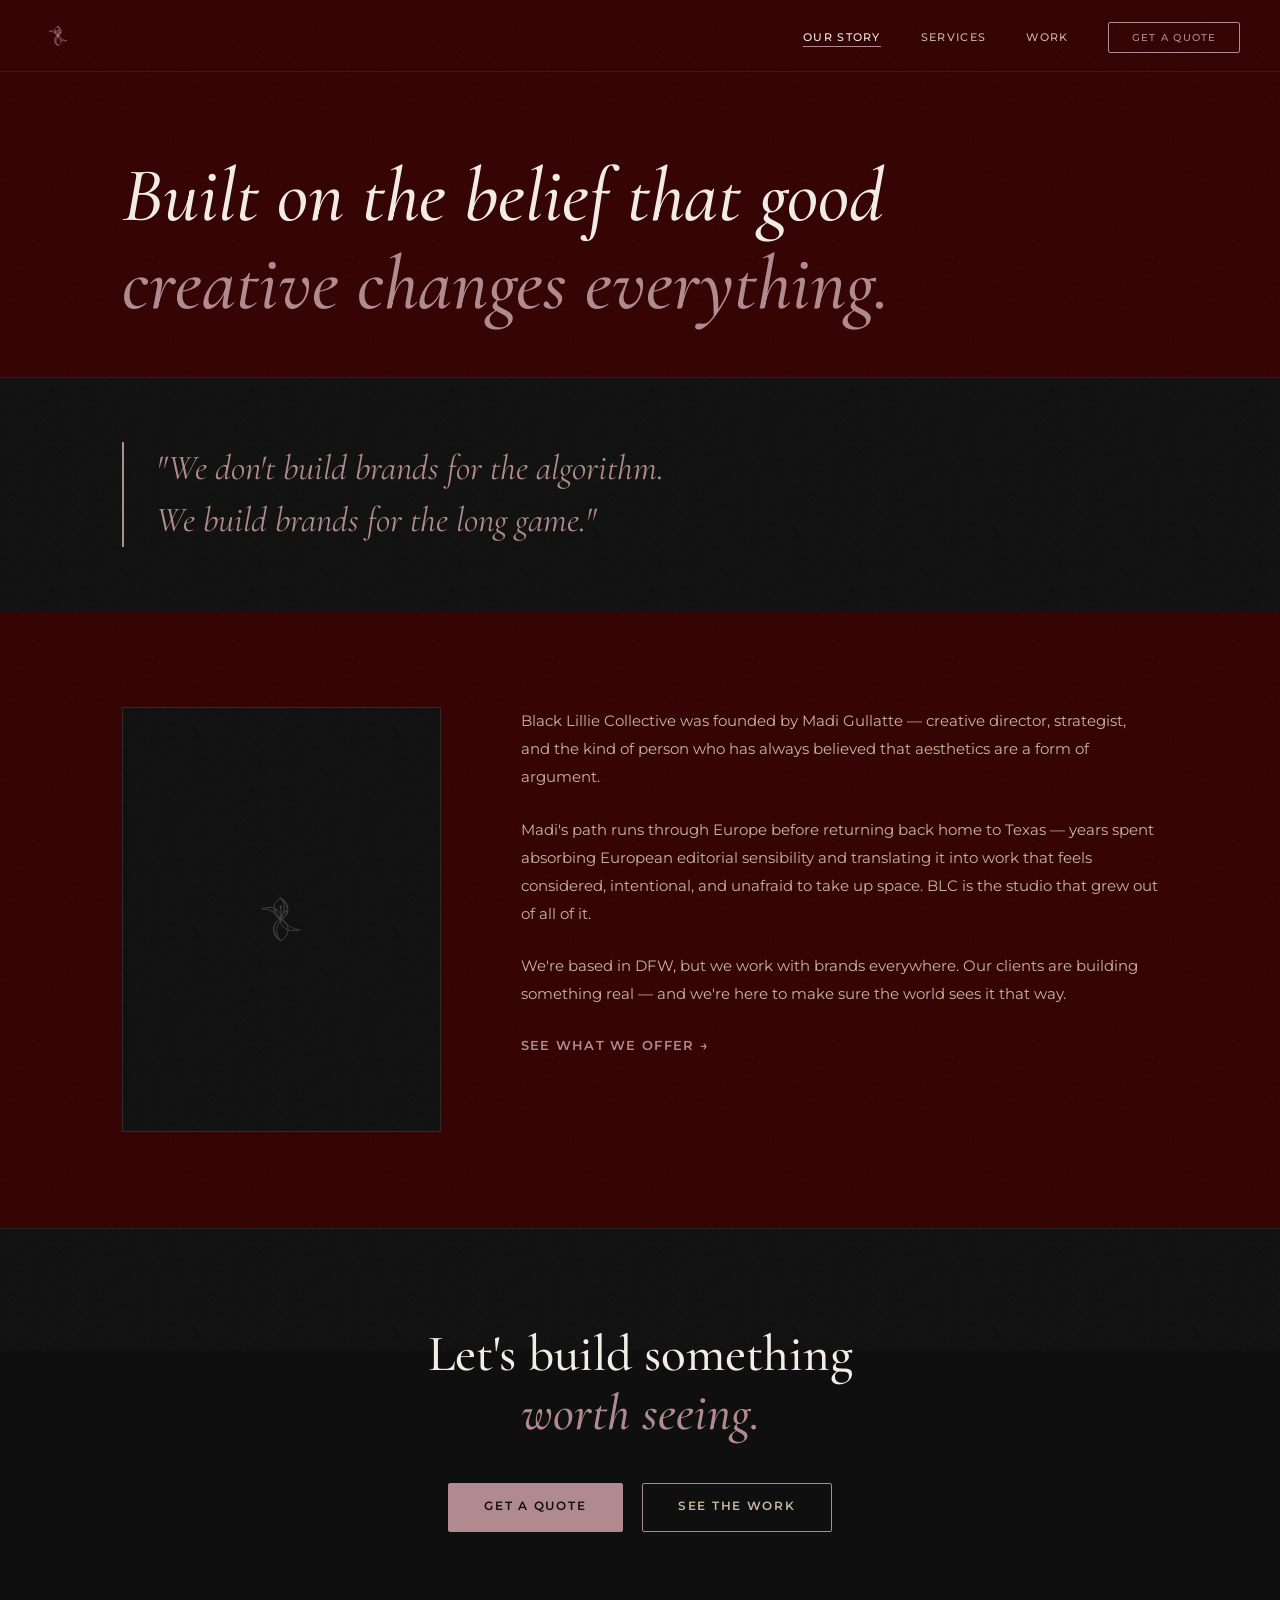
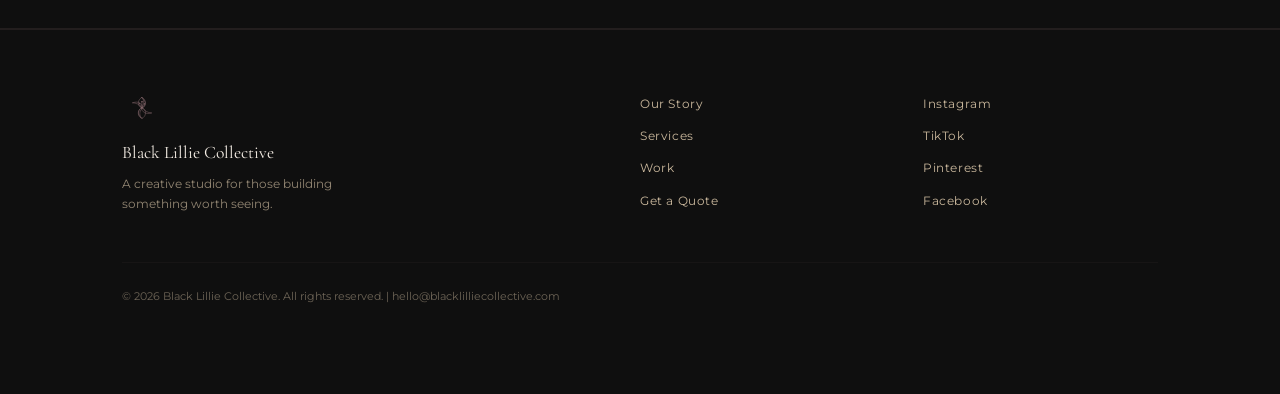
<file: story.html>
<!DOCTYPE html>
<html lang="en">
<head>
  <meta charset="UTF-8" />
  <meta name="viewport" content="width=device-width, initial-scale=1.0" />
  <title>Our Story — Black Lillie Collective</title>
  <link rel="icon" type="image/svg+xml" href="logo.svg" />
  <link rel="preconnect" href="https://fonts.googleapis.com" />
  <link rel="preconnect" href="https://fonts.gstatic.com" crossorigin />
  <link href="https://fonts.googleapis.com/css2?family=Cormorant+Garamond:ital,wght@0,400;0,500;1,400;1,500;1,600&family=Montserrat:wght@300;400;500;600&display=swap" rel="stylesheet" />
  <link rel="stylesheet" href="style.css" />
</head>
<body>
  <div class="grain"></div>

  <nav class="nav" id="nav">
    <a href="index.html" class="nav-logo"><img src="logo.svg" alt="BLC" class="nav-logo-img" /></a>
    <button class="nav-toggle" id="navToggle" aria-label="Open menu">
      <img src="logo.svg" alt="menu" class="nav-toggle-lily" />
    </button>
    <ul class="nav-links" id="navLinks">
      <li><a href="story.html" class="active">Our Story</a></li>
      <li><a href="services.html">Services</a></li>
      <li><a href="work.html">Work</a></li>      <li><a href="quote.html" class="nav-cta">Get a Quote</a></li>
    </ul>
  </nav>

  <!-- PAGE HERO -->
  <section class="page-hero section-pad">
    <div class="container">      <h1 class="reveal">Built on the belief that good<br/><em>creative changes everything.</em></h1>
    </div>
  </section>

  <!-- PULL QUOTE -->
  <section class="pull-quote-section">
    <div class="container">
      <blockquote class="pull-quote reveal">
        "We don't build brands for the algorithm.<br/>We build brands for the long game."
      </blockquote>
    </div>
  </section>

  <!-- STORY BODY -->
  <section class="story-body section-pad">
    <div class="container story-body-grid">
      <div class="story-body-img reveal-slow">
        <div class="founder-placeholder">
          <img src="logo.svg" alt="BLC" class="founder-lily" />
        </div>
      </div>
      <div class="story-body-text">
        <p class="reveal">Black Lillie Collective was founded by Madi Gullatte — creative director, strategist, and the kind of person who has always believed that aesthetics are a form of argument.</p>
        <p class="reveal">Madi's path runs through Europe before returning back home to Texas — years spent absorbing European editorial sensibility and translating it into work that feels considered, intentional, and unafraid to take up space. BLC is the studio that grew out of all of it.</p>
        <p class="reveal">We're based in DFW, but we work with brands everywhere. Our clients are building something real — and we're here to make sure the world sees it that way.</p>
        <a href="services.html" class="link-arrow reveal">See What We Offer →</a>
      </div>
    </div>
  </section>

  <!-- CTA -->
  <section class="cta-banner section-pad">
    <div class="container text-center reveal">
      <h2>Let's build something<br/><em>worth seeing.</em></h2>
      <div class="cta-pair">
        <a href="quote.html" class="btn-primary">Get a Quote</a>
        <a href="work.html" class="btn-outline">See the Work</a>
      </div>
    </div>
  </section>

  <footer class="footer">
    <div class="container footer-inner">
      <div class="footer-logo">
        <img src="logo.svg" alt="BLC" class="footer-lily" />
        <p class="footer-name">Black Lillie Collective</p>
        <p class="footer-tagline">A creative studio for those building something worth seeing.</p>
      </div>
      <nav class="footer-nav">
        <a href="story.html">Our Story</a>
        <a href="services.html">Services</a>
        <a href="work.html">Work</a>
        <a href="quote.html">Get a Quote</a>      </nav>
      <div class="footer-social">
        <a href="https://instagram.com/blacklillieco" target="_blank" rel="noopener">Instagram</a>
        <a href="https://tiktok.com/@blacklillieco" target="_blank" rel="noopener">TikTok</a>
        <a href="https://pinterest.com/blacklilliecollective" target="_blank" rel="noopener">Pinterest</a>
        <a href="https://facebook.com/blacklilliecollective" target="_blank" rel="noopener">Facebook</a>
      </div>
      <p class="footer-copy">© 2026 Black Lillie Collective. All rights reserved. | <a href="mailto:madison@blacklilliecollective.com">hello@blacklilliecollective.com</a></p>
    </div>
  </footer>

  <script src="main.js"></script>
</body>
</html>
</file>
<file: style.css>
/* ============================================================
   BLACK LILLIE COLLECTIVE — style.css
   Brand palette: Black Cherry #330000 | Onyx #0F0F0F |
   Pearl #C9B79C | Dusty Mauve #B08A8E | Cream #F4EDE4
   Fonts: Cormorant Garamond (display) | Montserrat (body)
   ============================================================ */

:root {
  --cherry:  #330000;
  --onyx:    #0F0F0F;
  --pearl:   #C9B79C;
  --mauve:   #B08A8E;
  --cream:   #F4EDE4;
  --white:   #ffffff;

  --font-display: 'Cormorant Garamond', Georgia, serif;
  --font-body:    'Montserrat', sans-serif;

  --nav-h: 72px;
  --container: 1100px;
  --radius: 2px;
}

/* ── RESET ── */
*, *::before, *::after { box-sizing: border-box; margin: 0; padding: 0; }
html { scroll-behavior: smooth; }
body {
  background: var(--cherry);
  color: var(--pearl);
  font-family: var(--font-body);
  font-size: 15px;
  line-height: 1.7;
  overflow-x: hidden;
  min-height: 100vh;
}
img { display: block; max-width: 100%; }
a { color: inherit; text-decoration: none; }
ul { list-style: none; }
button { background: none; border: none; cursor: pointer; font-family: inherit; }

/* ── GRAIN OVERLAY ── */
.grain {
  position: fixed;
  inset: -50%;
  width: 200%;
  height: 200%;
  pointer-events: none;
  z-index: 9999;
  opacity: 0.045;
  background-image: url("data:image/svg+xml,%3Csvg viewBox='0 0 512 512' xmlns='http://www.w3.org/2000/svg'%3E%3Cfilter id='n'%3E%3CfeTurbulence type='fractalNoise' baseFrequency='0.75' numOctaves='4' stitchTiles='stitch'/%3E%3C/filter%3E%3Crect width='100%25' height='100%25' filter='url(%23n)'/%3E%3C/svg%3E");
  background-size: 200px 200px;
  animation: grain-move 0.5s steps(2) infinite;
}
@keyframes grain-move {
  0%   { transform: translate(0,0); }
  25%  { transform: translate(-2%, -3%); }
  50%  { transform: translate(3%, 2%); }
  75%  { transform: translate(-1%, 4%); }
  100% { transform: translate(2%, -2%); }
}

/* ── CONTAINER ── */
.container { max-width: var(--container); margin: 0 auto; padding: 0 2rem; }
.section-pad { padding: 6rem 0; }
.text-center { text-align: center; }

/* ── TYPOGRAPHY ── */
h1, h2, h3, h4 {
  font-family: var(--font-display);
  font-weight: 500;
  line-height: 1.15;
  color: var(--cream);
}
h1 { font-size: clamp(2.8rem, 6vw, 5rem); font-style: italic; }
h2 { font-size: clamp(2rem, 4vw, 3.2rem); }
h3 { font-size: 1.5rem; }
h4 { font-size: 1.1rem; }
h2 em, h1 em { font-style: italic; color: var(--mauve); }

p.body-copy { color: var(--pearl); font-size: 0.95rem; line-height: 1.8; }

.eyebrow {
  font-family: var(--font-body);
  font-size: 0.65rem;
  font-weight: 600;
  letter-spacing: 0.2em;
  text-transform: uppercase;
  color: var(--mauve);
  margin-bottom: 1rem;
}

.link-arrow {
  font-size: 0.8rem;
  font-weight: 600;
  letter-spacing: 0.1em;
  text-transform: uppercase;
  color: var(--mauve);
  transition: color 0.2s, letter-spacing 0.2s;
}
.link-arrow:hover { color: var(--cream); letter-spacing: 0.18em; }

/* ── BUTTONS ── */
.btn-primary, .btn-outline {
  display: inline-block;
  padding: 0.85rem 2.2rem;
  font-family: var(--font-body);
  font-size: 0.72rem;
  font-weight: 600;
  letter-spacing: 0.15em;
  text-transform: uppercase;
  border-radius: var(--radius);
  transition: all 0.25s ease;
  cursor: pointer;
}
.btn-primary {
  background: var(--mauve);
  color: var(--onyx);
  border: 1px solid var(--mauve);
}
.btn-primary:hover {
  background: var(--cream);
  border-color: var(--cream);
  color: var(--onyx);
  transform: translateY(-1px);
}
.btn-outline {
  background: transparent;
  color: var(--pearl);
  border: 1px solid var(--mauve);
}
.btn-outline:hover {
  background: rgba(176,138,142,0.1);
  border-color: var(--cream);
  color: var(--cream);
  transform: translateY(-1px);
}
.btn-primary.sm, .btn-outline.sm {
  padding: 0.6rem 1.4rem;
  font-size: 0.65rem;
}

.cta-pair {
  display: flex;
  gap: 1.2rem;
  justify-content: center;
  flex-wrap: wrap;
  margin-top: 2.5rem;
}

/* ── NAV ── */
.nav {
  position: fixed;
  top: 0; left: 0; right: 0;
  height: var(--nav-h);
  z-index: 1000;
  display: flex;
  align-items: center;
  justify-content: space-between;
  padding: 0 2.5rem;
  background: rgba(51,0,0,0.85);
  backdrop-filter: blur(12px);
  -webkit-backdrop-filter: blur(12px);
  border-bottom: 1px solid rgba(176,138,142,0.12);
  transition: background 0.3s;
}
.nav.scrolled { background: rgba(15,15,15,0.95); }

.nav-logo-img {
  width: 36px;
  height: 36px;
  filter: brightness(0) saturate(100%) invert(62%) sepia(15%) saturate(500%) hue-rotate(300deg) brightness(95%);
  transition: opacity 0.2s;
}
.nav-logo:hover .nav-logo-img { opacity: 0.75; }

.nav-links {
  display: flex;
  align-items: center;
  gap: 2.5rem;
}
.nav-links a {
  font-size: 0.68rem;
  font-weight: 500;
  letter-spacing: 0.12em;
  text-transform: uppercase;
  color: var(--pearl);
  transition: color 0.2s;
  position: relative;
}
.nav-links a::after {
  content: '';
  position: absolute;
  bottom: -3px; left: 0;
  width: 0; height: 1px;
  background: var(--mauve);
  transition: width 0.25s ease;
}
.nav-links a:hover::after,
.nav-links a.active::after { width: 100%; }
.nav-links a:hover, .nav-links a.active { color: var(--cream); }

.nav-cta {
  padding: 0.5rem 1.4rem;
  border: 1px solid var(--mauve);
  border-radius: var(--radius);
  font-size: 0.65rem !important;
  color: var(--mauve) !important;
  transition: all 0.2s !important;
}
.nav-cta:hover, .nav-cta.active {
  background: var(--mauve) !important;
  color: var(--onyx) !important;
}
.nav-cta::after { display: none !important; }

/* Mobile nav toggle */
.nav-toggle {
  display: none;
  padding: 0.3rem;
}
.nav-toggle-lily {
  width: 30px; height: 30px;
  filter: brightness(0) saturate(100%) invert(62%) sepia(15%) saturate(500%) hue-rotate(300deg) brightness(95%);
  transition: filter 0.2s;
}
.nav-toggle:hover .nav-toggle-lily {
  filter: brightness(0) saturate(100%) invert(90%) sepia(10%) saturate(200%) hue-rotate(10deg) brightness(100%);
  filter: drop-shadow(0 0 6px rgba(176,138,142,0.7));
}

/* ── SCROLL REVEAL ── */
.reveal, .reveal-slow {
  opacity: 0;
  transform: translateY(28px);
  transition: opacity 0.7s ease, transform 0.7s ease;
}
.reveal-slow { transition-duration: 1s; transition-delay: 0.15s; }
.revealed { opacity: 1; transform: translateY(0); }

/* ── LILY DRAW-ON ANIMATION ── */
.lily-hero-wrap {
  position: relative;
  display: flex;
  align-items: center;
  justify-content: center;
  margin-bottom: 2.5rem;
  height: 320px;
}
.lily-draw {
  width: 280px;
  height: 280px;
  max-width: 60vw;
  filter: drop-shadow(0 0 0px rgba(176,138,142,0));
  transition: filter 1.4s ease;
}
.lily-draw.glowing {
  filter: drop-shadow(0 0 28px rgba(176,138,142,0.6));
}
.ld {
  fill: none;
  stroke: #b08a8e;
  stroke-linecap: round;
  stroke-miterlimit: 40;
  opacity: 0;
}
.ld-stamen { stroke-width: 7px; }
.ld-petal  { stroke-width: 10px; }
.ld-leaf   { stroke-width: 10px; }
.ld-bud    { stroke-width: 10px; }
.ld-dot    { fill: #b08a8e; stroke: #b08a8e; stroke-width: 8px; }
@keyframes draw-stroke {
  from { stroke-dashoffset: var(--len); opacity: 1; }
  to   { stroke-dashoffset: 0;          opacity: 1; }
}
@keyframes pop-dot {
  0%   { opacity: 0; transform: scale(0); }
  70%  { transform: scale(1.4); }
  100% { opacity: 1; transform: scale(1); }
}
.ld.animate-stroke {
  opacity: 1;
  stroke-dasharray: var(--len);
  stroke-dashoffset: var(--len);
  animation: draw-stroke 0.65s cubic-bezier(0.4,0,0.2,1) forwards;
}
.ld.animate-dot {
  transform-origin: center center;
  animation: pop-dot 0.35s cubic-bezier(0.34,1.56,0.64,1) forwards;
}
.lily-glow {
  position: absolute;
  inset: 0;
  border-radius: 50%;
  background: radial-gradient(circle, rgba(176,138,142,0.2) 0%, transparent 68%);
  opacity: 0;
  transition: opacity 1.2s ease;
  pointer-events: none;
}
.lily-glow.active { opacity: 1; }
.hero-text-wrap {
  opacity: 0;
  transform: translateY(18px);
  transition: opacity 1s ease, transform 1s ease;
}
.hero-text-wrap.visible {
  opacity: 1;
  transform: translateY(0);
}

/* ── HERO ── */
.hero {
  position: relative;
  min-height: 100vh;
  display: flex;
  align-items: center;
  justify-content: center;
  overflow: hidden;
  padding-top: var(--nav-h);
}
.hero-bg {
  position: absolute;
  inset: 0;
  background: radial-gradient(ellipse at 50% 10%, rgba(176,138,142,0.08) 0%, transparent 55%),
              var(--cherry);
  z-index: 0;
}
.hero-inner {
  position: relative;
  z-index: 1;
  text-align: center;
  padding: 4rem 2rem 3rem;
  width: 100%;
  display: flex;
  flex-direction: column;
  align-items: center;
  min-height: 80vh;
  justify-content: center;
}

.hero-top {
  font-family: var(--font-display);
  font-size: clamp(1.6rem, 4vw, 3rem);
  font-weight: 500;
  letter-spacing: 0.08em;
  color: var(--pearl);
  margin-bottom: 1.5rem;
}
.hero-bottom {
  font-family: var(--font-display);
  font-size: clamp(1.6rem, 4vw, 3rem);
  font-weight: 500;
  letter-spacing: 0.08em;
  color: var(--pearl);
  margin-top: 1.5rem;
  margin-bottom: 2.5rem;
}
.cycling-word {
  color: var(--mauve);
  font-style: italic;
  transition: opacity 0.3s ease;
}
.cycling-word.fade { opacity: 0; }

.hero-btn {
  display: inline-block;
  padding: 0.9rem 2.5rem;
  border: 1px solid var(--mauve);
  color: var(--cream);
  font-family: var(--font-body);
  font-size: 0.7rem;
  font-weight: 600;
  letter-spacing: 0.15em;
  text-transform: uppercase;
  transition: all 0.25s;
}
.hero-btn:hover {
  background: var(--mauve);
  color: var(--onyx);
}

/* ── POLAROID ARCH ── */
.polaroid-arch {
  position: relative;
  height: 280px;
  width: 100%;
  max-width: 700px;
  margin: 0 auto;
  display: flex;
  align-items: flex-end;
  justify-content: center;
}
.polaroid {
  position: absolute;
  width: 120px;
  background: var(--cream);
  padding: 8px 8px 28px;
  box-shadow: 0 8px 32px rgba(0,0,0,0.5);
  transform-origin: bottom center;
  transition: transform 0.35s ease, box-shadow 0.35s ease;
  cursor: pointer;
}
.polaroid-inner {
  width: 100%;
  aspect-ratio: 1;
  background: linear-gradient(135deg, #2a0000 0%, #1a0000 100%);
  display: flex; align-items: center; justify-content: center;
}
/* arch positions */
.p1 { left: 5%;  bottom: 0; transform: rotate(-18deg) translateY(20px); }
.p2 { left: 22%; bottom: 0; transform: rotate(-8deg)  translateY(5px); }
.p3 { left: 50%; bottom: 0; transform: translateX(-50%) translateY(-30px) rotate(0deg); z-index: 2; }
.p4 { right: 22%; bottom: 0; transform: rotate(8deg)   translateY(5px); }
.p5 { right: 5%;  bottom: 0; transform: rotate(18deg)  translateY(20px); }

.polaroid:hover {
  transform: translateY(-20px) rotate(0deg) scale(1.05) !important;
  box-shadow: 0 20px 48px rgba(0,0,0,0.7);
  z-index: 10;
}

/* ── STORY PREVIEW ── */
.story-grid {
  display: grid;
  grid-template-columns: 1fr 1fr;
  gap: 5rem;
  align-items: center;
}
.story-text h2 { margin-bottom: 1.5rem; }
.story-text .body-copy { margin-bottom: 2rem; }
.story-lily {
  display: flex;
  align-items: center;
  justify-content: center;
}
.ghost-lily {
  width: 320px;
  max-width: 100%;
  opacity: 0.12;
  filter: brightness(0) invert(1);
}

/* ── STACKED DECK ── */
.stacked-deck {
  position: relative;
  width: 600px;
  max-width: 100%;
  height: 300px;
  margin: 3.5rem auto;
  cursor: pointer;
}
.deck-card {
  position: absolute;
  width: 280px;
  height: 200px;
  top: 40px;
  background: var(--onyx);
  border: 1px solid rgba(176,138,142,0.22);
  border-radius: 2px;
  display: flex;
  align-items: flex-end;
  padding: 1.5rem;
  transition: transform 0.4s ease, box-shadow 0.4s ease;
  box-shadow: 0 8px 30px rgba(0,0,0,0.45);
}
/* fanned out — each clearly visible */
.c3 { left: 0;   transform: rotate(-7deg); z-index: 1; }
.c2 { left: 160px; transform: rotate(0deg) translateY(-18px); z-index: 2; }
.c1 { right: 0;  transform: rotate(7deg); z-index: 3; }

.stacked-deck:hover .c3 { transform: rotate(-10deg) translateY(-8px); box-shadow: 0 16px 40px rgba(0,0,0,0.6); }
.stacked-deck:hover .c2 { transform: rotate(0deg) translateY(-30px); box-shadow: 0 20px 48px rgba(0,0,0,0.6); }
.stacked-deck:hover .c1 { transform: rotate(10deg) translateY(-8px); box-shadow: 0 16px 40px rgba(0,0,0,0.6); }

.card-label {
  font-size: 0.62rem;
  font-weight: 600;
  letter-spacing: 0.15em;
  text-transform: uppercase;
  color: var(--mauve);
}
.card-link {
  font-size: 0.62rem;
  font-weight: 600;
  letter-spacing: 0.12em;
  text-transform: uppercase;
  color: var(--pearl);
  margin-left: auto;
  transition: color 0.2s;
}
.card-link:hover { color: var(--cream); }

.work-cta { text-align: center; margin-top: 3rem; }

/* ── SERVICES LIST ── */
.services-list { margin-top: 2rem; }
.service-row {
  display: flex;
  align-items: center;
  gap: 1.5rem;
  padding: 1.4rem 0;
  border-bottom: 1px solid rgba(176,138,142,0.15);
  transition: background 0.2s, padding 0.2s;
  cursor: pointer;
}
.service-row:first-child { border-top: 1px solid rgba(176,138,142,0.15); }
.service-row:hover { padding-left: 0.5rem; }
.service-name {
  font-family: var(--font-display);
  font-size: 1.4rem;
  color: var(--cream);
  flex: 1;
  transition: color 0.2s;
}
.service-row:hover .service-name { color: var(--mauve); }
.service-tag {
  font-size: 0.6rem;
  font-weight: 600;
  letter-spacing: 0.12em;
  text-transform: uppercase;
  color: var(--mauve);
  border: 1px solid rgba(176,138,142,0.3);
  padding: 0.3rem 0.8rem;
  border-radius: 40px;
}
.service-arrow {
  color: var(--mauve);
  font-size: 1.1rem;
  transition: transform 0.2s;
}
.service-row:hover .service-arrow { transform: translateX(6px); }

/* ── CTA BANNER ── */
.cta-banner { background: var(--onyx); border-top: 1px solid rgba(176,138,142,0.12); border-bottom: 1px solid rgba(176,138,142,0.12); }
.cta-banner h2 { margin-bottom: 0; }

/* ── PAGE HERO ── */
.page-hero {
  padding-top: calc(var(--nav-h) + 5rem);
  padding-bottom: 3rem;
  background: var(--cherry);
}
.page-hero h1 { margin-top: 0; }

/* ── STORY PAGE ── */
.pull-quote-section { padding: 4rem 0; background: var(--onyx); border-top: 1px solid rgba(176,138,142,0.12); }
.pull-quote {
  font-family: var(--font-display);
  font-size: clamp(1.4rem, 3vw, 2.2rem);
  font-style: italic;
  color: var(--mauve);
  line-height: 1.5;
  border-left: 2px solid var(--mauve);
  padding-left: 2rem;
  max-width: 740px;
}
.story-body-grid {
  display: grid;
  grid-template-columns: 1fr 2fr;
  gap: 5rem;
  align-items: start;
}
.founder-placeholder {
  aspect-ratio: 3/4;
  background: var(--onyx);
  border: 1px solid rgba(176,138,142,0.2);
  display: flex;
  align-items: center;
  justify-content: center;
}
.founder-lily { width: 80px; opacity: 0.2; filter: brightness(0) invert(1); }
.story-body-text p { margin-bottom: 1.5rem; color: var(--pearl); font-size: 0.95rem; line-height: 1.85; }
.story-body-text strong { color: var(--cream); }

/* ── SERVICES PAGE — editorial list ── */
.svc {
  display: grid;
  grid-template-columns: 80px 1fr;
  gap: 2rem;
  padding: 3rem 0;
  border-bottom: 1px solid rgba(176,138,142,0.15);
}
.svc:first-child { border-top: 1px solid rgba(176,138,142,0.15); }
.svc-num {
  font-family: var(--font-display);
  font-style: italic;
  font-size: 2rem;
  color: var(--mauve);
  opacity: 0.55;
  line-height: 1;
}
.svc-body h2 { font-size: clamp(1.8rem, 3vw, 2.6rem); color: var(--cream); margin-bottom: 1rem; }
.svc-body > p { color: var(--pearl); font-size: 0.95rem; line-height: 1.8; max-width: 640px; margin-bottom: 1rem; }
.svc-meta {
  font-size: 0.78rem;
  letter-spacing: 0.03em;
  color: var(--mauve);
  opacity: 0.85;
  margin-bottom: 1.5rem !important;
}
.svc-body .link-arrow { display: inline-block; }

/* ── PORTFOLIO PAGE ── */
.portfolio-filter {
  display: flex;
  gap: 0.8rem;
  flex-wrap: wrap;
  margin-bottom: 3.5rem;
}
.filter-btn {
  font-size: 0.65rem;
  font-weight: 600;
  letter-spacing: 0.12em;
  text-transform: uppercase;
  padding: 0.6rem 1.4rem;
  border: 1px solid rgba(176,138,142,0.3);
  color: var(--pearl);
  transition: all 0.2s;
  border-radius: 40px;
}
.filter-btn:hover, .filter-btn.active {
  background: var(--mauve);
  border-color: var(--mauve);
  color: var(--onyx);
}
.portfolio-grid {
  display: grid;
  grid-template-columns: repeat(3, 1fr);
  gap: 2rem;
}
.portfolio-card {
  cursor: pointer;
  transition: transform 0.3s ease;
}
.portfolio-card.hidden { display: none; }
.portfolio-card:hover { transform: translateY(-6px) rotate(0.5deg); }
.portfolio-card-inner {
  background: var(--onyx);
  border: 1px solid rgba(176,138,142,0.15);
  overflow: hidden;
  transition: border-color 0.25s;
}
.portfolio-card:hover .portfolio-card-inner { border-color: rgba(176,138,142,0.45); }
.portfolio-img-placeholder {
  aspect-ratio: 4/3;
  background: linear-gradient(135deg, #1a0000 0%, var(--onyx) 100%);
  display: flex;
  align-items: center;
  justify-content: center;
}
.portfolio-lily { width: 50px; opacity: 0.15; filter: brightness(0) invert(1); }
.portfolio-card-info { padding: 1.25rem; }
.portfolio-category {
  font-size: 0.6rem;
  font-weight: 600;
  letter-spacing: 0.15em;
  text-transform: uppercase;
  color: var(--mauve);
  margin-bottom: 0.4rem;
}
.portfolio-card-info h3 { font-size: 1rem; color: var(--cream); }

/* ── QUOTE / CONTACT (combined) ── */
.quote-layout {
  display: grid;
  grid-template-columns: 360px 1fr;
  gap: 4rem;
  align-items: start;
}
.quote-aside { position: sticky; top: calc(var(--nav-h) + 2rem); }

/* PINK BOX */
.pink-box {
  background: var(--mauve);
  color: var(--onyx);
  padding: 2.75rem 2.25rem;
  border-radius: 3px;
}
.pink-box-label {
  font-size: 0.62rem;
  font-weight: 600;
  letter-spacing: 0.16em;
  text-transform: uppercase;
  color: rgba(15,15,15,0.65);
  margin-bottom: 1rem;
}
.pink-box h3 {
  font-family: var(--font-display);
  font-style: italic;
  font-size: 2rem;
  color: var(--onyx);
  margin-bottom: 1rem;
}
.pink-box-copy { font-size: 0.88rem; line-height: 1.7; color: rgba(15,15,15,0.8); margin-bottom: 1.75rem; }
.pink-box-email {
  display: block;
  font-size: 0.85rem;
  font-weight: 500;
  color: var(--onyx);
  border-bottom: 1px solid rgba(15,15,15,0.3);
  padding-bottom: 1.25rem;
  margin-bottom: 1.25rem;
  word-break: break-all;
  transition: opacity 0.2s;
}
.pink-box-email:hover { opacity: 0.7; }
.pink-box-btn {
  display: inline-block;
  background: var(--onyx);
  color: var(--cream);
  font-size: 0.68rem;
  font-weight: 600;
  letter-spacing: 0.12em;
  text-transform: uppercase;
  padding: 0.8rem 1.6rem;
  border-radius: 2px;
  transition: all 0.2s;
}
.pink-box-btn:hover { background: var(--cherry); transform: translateY(-1px); }
.pink-box-social {
  display: flex;
  gap: 1.25rem;
  margin-top: 1.75rem;
  padding-top: 1.5rem;
  border-top: 1px solid rgba(15,15,15,0.2);
}
.pink-box-social a {
  font-size: 0.7rem;
  font-weight: 500;
  letter-spacing: 0.06em;
  color: rgba(15,15,15,0.75);
  transition: color 0.2s;
}
.pink-box-social a:hover { color: var(--onyx); }

/* TABS */
.quote-tabs {
  display: flex;
  gap: 0;
  border: 1px solid rgba(176,138,142,0.25);
  width: fit-content;
  max-width: 100%;
  margin-bottom: 2.5rem;
  flex-wrap: wrap;
}
.quote-tab {
  padding: 0.75rem 1.75rem;
  font-size: 0.65rem;
  font-weight: 600;
  letter-spacing: 0.1em;
  text-transform: uppercase;
  color: var(--pearl);
  border-right: 1px solid rgba(176,138,142,0.25);
  transition: all 0.2s;
}
.quote-tab:last-child { border-right: none; }
.quote-tab.active, .quote-tab:hover {
  background: var(--mauve);
  color: var(--onyx);
}
.quote-form-wrap { display: none; }
.quote-form-wrap.active { display: block; }
.tally-wrap { width: 100%; }

/* Tally iframe theming */
iframe { color-scheme: dark; }

/* ── CONTACT PAGE ── */
.contact-grid {
  display: grid;
  grid-template-columns: 1fr 1.4fr;
  gap: 5rem;
  align-items: start;
}
.process-steps { margin-bottom: 3.5rem; }
.step {
  display: flex;
  gap: 1.5rem;
  margin-bottom: 2rem;
  align-items: flex-start;
}
.step-num {
  font-family: var(--font-display);
  font-size: 1.5rem;
  font-style: italic;
  color: var(--mauve);
  opacity: 0.6;
  line-height: 1;
  flex-shrink: 0;
  width: 2rem;
}
.step h4 { color: var(--cream); margin-bottom: 0.3rem; font-size: 0.95rem; }
.step p { font-size: 0.85rem; color: var(--pearl); }
.contact-link {
  display: block;
  font-size: 0.88rem;
  color: var(--pearl);
  margin-top: 1rem;
  transition: color 0.2s;
  word-break: break-all;
}
.contact-link:hover { color: var(--cream); }
.social-links { display: flex; flex-direction: column; gap: 0.5rem; margin-top: 0.75rem; }
.social-links a { font-size: 0.82rem; color: var(--pearl); transition: color 0.2s; }
.social-links a:hover { color: var(--mauve); }

/* ── FOOTER ── */
.footer {
  background: var(--onyx);
  border-top: 1px solid rgba(176,138,142,0.12);
  padding: 4rem 0 2.5rem;
}
.footer-inner {
  display: grid;
  grid-template-columns: 2fr 1fr 1fr;
  gap: 3rem;
  margin-bottom: 3rem;
}
.footer-lily { width: 40px; margin-bottom: 1rem; opacity: 0.7; filter: brightness(0) saturate(100%) invert(62%) sepia(15%) saturate(500%) hue-rotate(300deg) brightness(95%); }
.footer-name { font-family: var(--font-display); font-size: 1.1rem; color: var(--cream); margin-bottom: 0.4rem; }
.footer-tagline { font-size: 0.78rem; color: var(--pearl); opacity: 0.7; line-height: 1.6; max-width: 260px; }
.footer-nav { display: flex; flex-direction: column; gap: 0.75rem; }
.footer-nav a { font-size: 0.75rem; color: var(--pearl); transition: color 0.2s; letter-spacing: 0.05em; }
.footer-nav a:hover { color: var(--mauve); }
.footer-social { display: flex; flex-direction: column; gap: 0.75rem; }
.footer-social a { font-size: 0.75rem; color: var(--pearl); transition: color 0.2s; letter-spacing: 0.05em; }
.footer-social a:hover { color: var(--mauve); }
.footer-copy {
  grid-column: 1 / -1;
  font-size: 0.7rem;
  color: var(--pearl);
  opacity: 0.5;
  border-top: 1px solid rgba(176,138,142,0.1);
  padding-top: 1.5rem;
}
.footer-copy a { color: inherit; transition: opacity 0.2s; }
.footer-copy a:hover { opacity: 0.9; }

/* ── MOBILE ── */
@media (max-width: 900px) {
  .nav-links { display: none; flex-direction: column; position: fixed; top: var(--nav-h); left: 0; right: 0; background: rgba(15,15,15,0.98); padding: 2rem; gap: 1.5rem; border-bottom: 1px solid rgba(176,138,142,0.15); }
  .nav-links.open { display: flex; }
  .nav-links a { font-size: 0.85rem; }
  .nav-toggle { display: flex; }

  .story-grid, .story-body-grid, .quote-layout { grid-template-columns: 1fr; gap: 3rem; }
  .quote-aside { position: static; }
  .story-lily { order: -1; }
  .portfolio-grid { grid-template-columns: repeat(2, 1fr); }
  .footer-inner { grid-template-columns: 1fr 1fr; }
  .footer-logo { grid-column: 1 / -1; }
  .footer-copy { grid-column: 1 / -1; }
  .hero-top, .hero-bottom { font-size: 1.5rem; }

  /* deck → simple centered scaled fan */
  .stacked-deck { width: 100%; max-width: 420px; height: 240px; }
  .deck-card { width: 200px; height: 150px; }
  .c2 { left: 50%; transform: translateX(-50%) translateY(-15px); }
  .c3 { left: 0; }
  .c1 { right: 0; }
}

@media (max-width: 600px) {
  .section-pad { padding: 4rem 0; }
  .portfolio-grid { grid-template-columns: 1fr; }
  .footer-inner { grid-template-columns: 1fr; }
  .polaroid { width: 80px; }
  .polaroid-arch { height: 200px; }
  .svc { grid-template-columns: 1fr; gap: 0.75rem; }
  .svc-num { font-size: 1.5rem; }
  .quote-tab { padding: 0.65rem 1.1rem; font-size: 0.6rem; }
  /* deck stacks cleanly on phones */
  .stacked-deck { height: 360px; max-width: 280px; }
  .deck-card { position: relative; width: 100%; height: 150px; margin-bottom: 1rem; }
  .c1, .c2, .c3 { left: auto; right: auto; transform: rotate(0deg) !important; }
}
</file>
